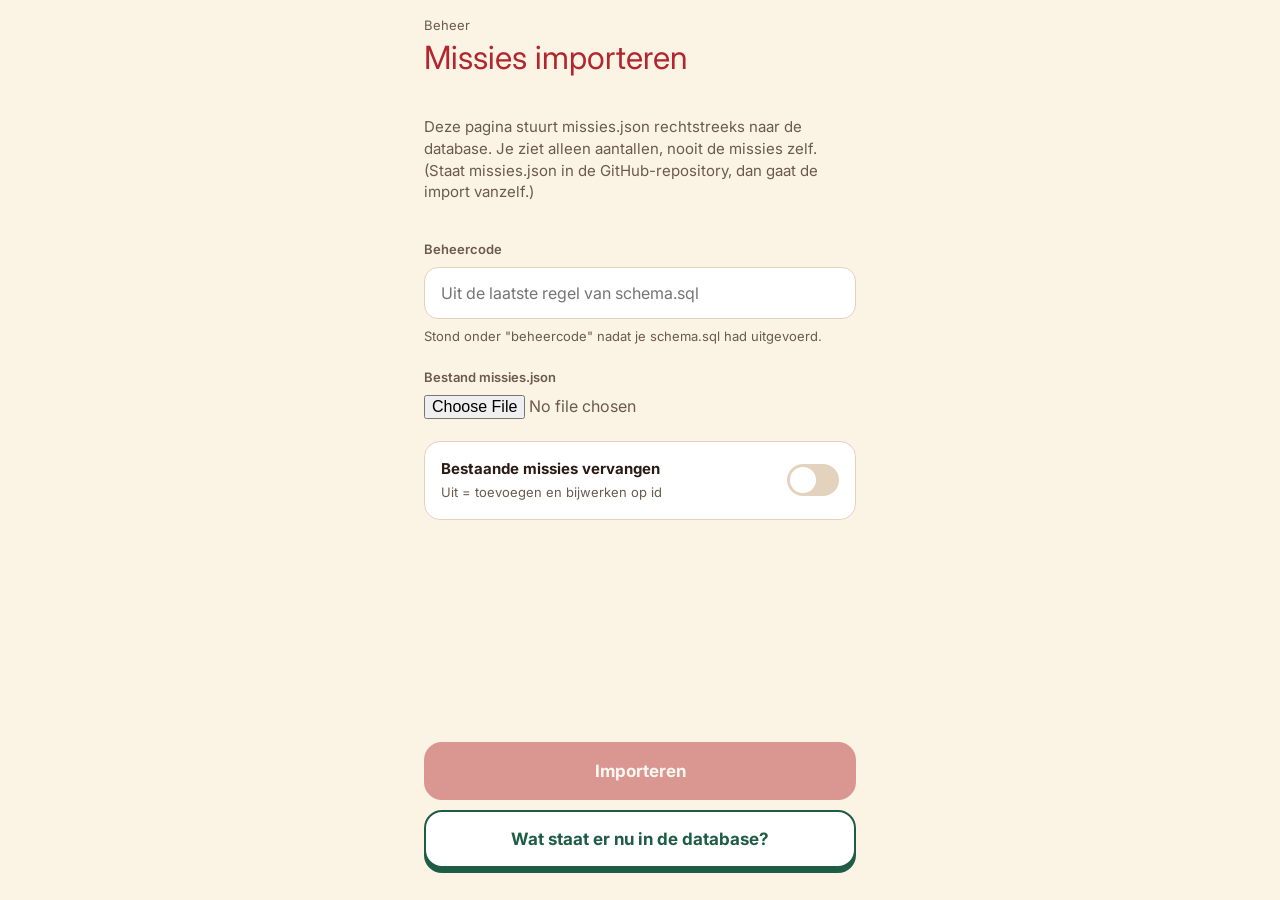
<file: beheer.html>
<!doctype html>
<html lang="nl">
<head>
<meta charset="utf-8">
<meta name="viewport" content="width=device-width, initial-scale=1">
<meta name="robots" content="noindex">
<title>Betrapt! – beheer</title>
<link rel="icon" href="icons/logo-v4.svg" type="image/svg+xml">
<link rel="icon" href="icons/logo-v4-32.png" type="image/png" sizes="32x32">
<link href="https://fonts.googleapis.com/css2?family=Inter:wght@400;500;600;700&display=swap" rel="stylesheet">
<link rel="stylesheet" href="app.css">
<style>
  .card { background:#fff; border:1.5px solid var(--rand); border-radius:18px; padding:16px; }
  .topbar { padding:16px 24px 4px } .topbar h1 { margin:0; font-family:var(--serif); font-weight:400; font-size:32px; color:var(--kerstrood) } .topbar .sub { display:block; font-family:Inter,sans-serif; font-size:13px; color:var(--ink2) }
  .stat { display: flex; justify-content: space-between; padding: 8px 0; border-bottom: 1px solid var(--line); font-size: 15px; }
  .stat span:last-child { font-weight: 600; font-variant-numeric: tabular-nums; }
  .ok { color: var(--den); } .warn { color: var(--kerstrood); }
  input[type=file] { color: var(--ink2); }
  .stat { border-color: var(--rand2) !important; }
</style>
</head>
<body class="licht-bg">
<main class="screen licht">
  <div class="topbar" style="padding:16px 24px 4px"><h1><span class="sub">Beheer</span>Missies importeren</h1></div>
  <div class="body">
    <p class="hint" style="font-size:15px">Deze pagina stuurt missies.json rechtstreeks naar de database. Je ziet alleen aantallen, nooit de missies zelf. (Staat missies.json in de GitHub-repository, dan gaat de import vanzelf.)</p>
    <div class="field"><label class="label" for="token">Beheercode</label>
      <input class="input" id="token" type="password" autocomplete="off" placeholder="Uit de laatste regel van schema.sql">
      <span class="hint">Stond onder "beheercode" nadat je schema.sql had uitgevoerd.</span></div>
    <div class="field"><label class="label" for="bestand">Bestand missies.json</label>
      <input id="bestand" type="file" accept=".json,application/json,text/plain"></div>
    <div class="toggle-row"><div><b>Bestaande missies vervangen</b><span>Uit = toevoegen en bijwerken op id</span></div>
      <button class="toggle" id="vervang" aria-pressed="false" aria-label="Bestaande missies vervangen"></button></div>
    <div id="controle" class="card" hidden></div>
    <p id="fout" class="error" role="alert"></p>
    <div id="resultaat" class="card" hidden></div>
  </div>
  <div class="foot">
    <button class="btn rood" id="import" disabled>Importeren</button>
    <button class="btn groen-rand" id="overzicht">Wat staat er nu in de database?</button>
  </div>
</main>
<script src="config.js"></script>
<script type="module">
const CFG = window.TAFELAGENT_CONFIG || {};
const $ = (id) => document.getElementById(id);
let sb, missies = null, woorden = null;

const ALIAS = { text: 'tekst', mission: 'tekst', missie: 'tekst', explanation: 'uitleg', category: 'categorie', family: 'familie',
  difficulty: 'moeilijkheid', theme: 'thema', target: 'doelwit', requires: 'vereist', age: 'leeftijd', words: 'woorden' };

function b64(s) {
  try { const bin = atob(s.replace(/\s+/g, '')); return new TextDecoder('utf-8', { fatal: true }).decode(Uint8Array.from(bin, (c) => c.charCodeAt(0))); }
  catch { return null; }
}
// Een veld dat er gecodeerd uitziet (base64, zonder spaties) wordt gedecodeerd.
function decodeVeld(v) {
  if (typeof v !== 'string') return v;
  const t = v.trim();
  if (t.length >= 8 && !/\s/.test(t) && /^[A-Za-z0-9+/=_-]+$/.test(t) && t.length % 4 === 0) {
    const d = b64(t.replace(/-/g, '+').replace(/_/g, '/'));
    if (d && /\s/.test(d)) return d;
  }
  if (t.startsWith('b64:')) return b64(t.slice(4)) ?? v;
  return v;
}
function lees(tekst) {
  let data;
  try { data = JSON.parse(tekst); }
  catch { const d = b64(tekst.trim()); if (d) data = JSON.parse(d); else throw new Error('Het bestand is geen leesbare JSON (ook niet als base64).'); }
  if (typeof data === 'string') { const d = b64(data); if (d) data = JSON.parse(d); }
  if (data && data.codering === 'xor+base64' && data.data) {
    const b = Uint8Array.from(atob(data.data.replace(/\s+/g, '')), (c) => c.charCodeAt(0));
    const k = new TextEncoder().encode(data.sleutel || '');
    data = JSON.parse(new TextDecoder().decode(b.map((x, i) => x ^ k[i % k.length])));
  }
  let lijst = Array.isArray(data) ? data : data.missies || data.missions || data.items || null;
  let wl = Array.isArray(data) ? null : data.woordenlijsten || data.woorden || data.words || data.woordenlijst || null;
  if (!Array.isArray(lijst)) throw new Error('Geen lijst met missies gevonden in het bestand.');
  lijst = lijst.map((m) => {
    const o = {};
    for (const [k, v] of Object.entries(m || {})) o[ALIAS[k.toLowerCase()] || k.toLowerCase()] = decodeVeld(v);
    return o;
  });
  if (Array.isArray(wl)) wl = wl.map((w) => decodeVeld(String(w)));
  else if (wl && typeof wl === 'object') { const o = {}; for (const [k, v] of Object.entries(wl)) o[k] = Array.isArray(v) ? v.map((w) => decodeVeld(String(w))) : []; wl = o; }
  return { lijst, wl };
}
function telling(lijst, veld) {
  const t = {};
  lijst.forEach((m) => { const k = String(m[veld] ?? '(leeg)').toLowerCase(); t[k] = (t[k] || 0) + 1; });
  return Object.entries(t).sort().map(([k, n]) => `${k} ${n}`).join(' · ');
}
const rij = (a, b, cls = '') => `<div class="stat"><span>${a}</span><span class="${cls}">${b}</span></div>`;
const esc = (s) => String(s).replace(/[&<>"]/g, (c) => ({ '&': '&amp;', '<': '&lt;', '>': '&gt;', '"': '&quot;' }[c]));

$('bestand').addEventListener('change', async () => {
  $('fout').textContent = ''; $('controle').hidden = true; missies = null; $('import').disabled = true;
  const f = $('bestand').files[0]; if (!f) return;
  try {
    const { lijst, wl } = lees(await f.text());
    missies = lijst; woorden = wl;
    const zonderTekst = lijst.filter((m) => !m.tekst || !String(m.tekst).trim()).length;
    const gecodeerd = lijst.filter((m) => m.tekst && !/\s/.test(String(m.tekst).trim())).length;
    const ids = lijst.map((m) => m.id).filter(Boolean);
    const dubbel = ids.length - new Set(ids).size;
    const woordNodig = lijst.filter((m) => String(m.tekst || '').includes('{woord}')).length;
    $('controle').innerHTML = `<b>Controle (zonder inhoud)</b>` +
      rij('Missies in bestand', lijst.length) +
      rij('Per thema', esc(telling(lijst, 'thema'))) +
      rij('Per categorie', esc(telling(lijst, 'categorie'))) +
      rij('Per moeilijkheid', esc(telling(lijst, 'moeilijkheid'))) +
      rij('Zonder tekst', zonderTekst, zonderTekst ? 'warn' : 'ok') +
      rij('Lijken nog gecodeerd', gecodeerd, gecodeerd ? 'warn' : 'ok') +
      rij('Dubbele id\'s', dubbel, dubbel ? 'warn' : 'ok') +
      rij('Met {woord}', woordNodig) +
      rij('Woordenlijst', woorden ? (Array.isArray(woorden) ? woorden.length + ' woorden' : Object.entries(woorden).map(([k, v]) => `${k} ${v.length}`).join(' · ')) : 'geen', woordNodig && !woorden ? 'warn' : '');
    $('controle').hidden = false;
    $('import').disabled = !lijst.length;
    if (gecodeerd) $('fout').textContent = 'Een deel van de missies lijkt nog gecodeerd en kon niet worden omgezet. Vraag de missie-chat om het formaat (zonder de inhoud te laten zien).';
    if (woordNodig && !woorden) $('fout').textContent = 'Er zijn missies met {woord}, maar geen woordenlijst. Die missies worden niet uitgedeeld tot er een woordenlijst is.';
  } catch (e) { $('fout').textContent = e.message; }
});

$('vervang').addEventListener('click', () => { const b = $('vervang'); b.setAttribute('aria-pressed', b.getAttribute('aria-pressed') === 'true' ? 'false' : 'true'); });

function toonOverzicht(o, titel) {
  const fmt = (x) => Object.entries(x || {}).map(([k, n]) => `${k} ${n}`).join(' · ') || '–';
  $('resultaat').innerHTML = `<b>${titel}</b>` + rij('Missies in database', o.totaal) + rij('Per thema', esc(fmt(o.per_thema))) +
    rij('Per categorie', esc(fmt(o.per_categorie))) + rij('Per moeilijkheid', esc(fmt(o.per_moeilijkheid))) +
    rij('Per leeftijd', esc(fmt(o.per_leeftijd))) + rij('Met doelwit', o.met_doelwit) + rij('Met {woord}', o.met_woord) +
    rij('Families', o.families) + rij('Woorden', o.woorden);
  $('resultaat').hidden = false;
}

async function verbind() {
  if (sb) return;
  const { createClient } = window.__supabaseMock || await import('https://cdn.jsdelivr.net/npm/@supabase/supabase-js@2.45.4/+esm');
  sb = createClient(CFG.supabaseUrl, CFG.supabaseAnonKey, { auth: { persistSession: true, storageKey: 'ta.auth' } });
  const { data } = await sb.auth.getSession();
  if (!data.session) { const r = await sb.auth.signInAnonymously(); if (r.error) throw r.error; }
}
function foutBericht(e) { return String(e.message || e).includes('token_fout') ? 'Verkeerde beheercode.' : 'Mislukt: ' + (e.message || e); }

$('import').addEventListener('click', async () => {
  $('fout').textContent = ''; $('import').disabled = true; $('import').textContent = 'Bezig…';
  try {
    await verbind();
    const { data, error } = await sb.rpc('beheer_import', { p_token: $('token').value.trim(), p_missies: missies,
      p_woorden: woorden, p_vervangen: $('vervang').getAttribute('aria-pressed') === 'true' });
    if (error) throw error;
    toonOverzicht(data.overzicht, `${data.geimporteerd} missies geïmporteerd`);
    if (data.fouten.length) $('fout').textContent = `${data.fouten.length} missies overgeslagen: ` + data.fouten.map((f) => `nr ${f.nummer}${f.id ? ' (' + esc(f.id) + ')' : ''}: ${esc(f.reden)}`).join('; ');
    missies = null; $('bestand').value = ''; $('controle').hidden = true;
  } catch (e) { $('fout').textContent = foutBericht(e); $('import').disabled = false; }
  $('import').textContent = 'Importeren';
});
$('overzicht').addEventListener('click', async () => {
  $('fout').textContent = '';
  try {
    await verbind();
    const { data, error } = await sb.rpc('beheer_overzicht', { p_token: $('token').value.trim() });
    if (error) throw error;
    toonOverzicht(data, 'Nu in de database');
  } catch (e) { $('fout').textContent = foutBericht(e); }
});
</script>
</body>
</html>
</file>
<file: app.css>
/* Betrapt! – stijl volgens het schermontwerp, versie 'speelser' (9 nov 2026)
   Feestelijk begin en einde (crème/kerstrood/goud), discreet donker midden. */
:root {
  /* spel (donker) */
  --bg: #111316; --s1: #1A1D21; --s2: #22262B; --s3: #1E2125; --line: #2C3137; --line2: #3A4047;
  --text: #ECE9E3; --muted: #A1A7AE; --faint: #80868E;
  --goud: #D4B26A; --goud-h: #E6C989; --op-goud: #1A1508; --goud-tint: #2A2418;
  --rood-t: #E3867B; --toegeven: #C25247; --rood-rand: #5A3532;
  --good: #7FB7A4; --bad: #E3867B;
  /* start (licht) */
  --creme: #FBF3E4; --creme2: #F1E4CF; --kerstrood: #B3262E; --kerstrood-d: #8E1C23; --den: #1F5C45;
  --feestgoud: #E9C774; --feestrood: #5E1519; --ink: #2A1A14; --ink2: #6B5A4E; --rand: #E3D3BE; --rand2: #EFE2CD; --donkerrood: #3A0C0F;
  --serif: 'Bricolage Grotesque', Inter, system-ui, sans-serif; --typ: 'Special Elite', 'Courier New', monospace; --stempel: 'Black Ops One', Impact, sans-serif;
  color-scheme: dark;
}
* { box-sizing: border-box; }
html, body { margin: 0; background: var(--bg); color: var(--text); }
body {
  font-family: Inter, system-ui, -apple-system, 'Segoe UI', sans-serif; font-size: 16px; line-height: 1.45;
  -webkit-font-smoothing: antialiased; -webkit-tap-highlight-color: transparent; overscroll-behavior-y: contain;
  /* geen tekstselectie, geen Chrome-zoekbalk of lang-indrukken-menu */
  -webkit-user-select: none; user-select: none; -webkit-touch-callout: none; touch-action: manipulation;
}
input, textarea { -webkit-user-select: text; user-select: text; -webkit-touch-callout: default; }
img, svg { -webkit-user-drag: none; }
button, input { font: inherit; color: inherit; }
button { cursor: pointer; }
a { color: inherit; }
[hidden] { display: none !important; }
body.licht-bg { background: var(--creme); }
body.feest-bg { background: var(--feestrood); }

#app { min-height: 100dvh; }
.screen { min-height: 100dvh; max-width: 480px; margin: 0 auto; display: flex; flex-direction: column;
  padding-top: env(safe-area-inset-top); padding-bottom: env(safe-area-inset-bottom); }
.screen.licht { background: var(--creme); color: var(--ink); color-scheme: light; }
.body { flex-grow: 1; display: flex; flex-direction: column; gap: 22px; padding: 16px 24px; }
.foot { padding: 12px 24px 32px; display: flex; flex-direction: column; gap: 10px; }
.foot-note { text-align: center; font-size: 13px; color: var(--faint); margin: 0; }
.licht .foot-note { color: var(--ink2); }
.stippen { background-image: radial-gradient(rgba(233,199,116,0.22) 1.5px, transparent 1.6px); background-size: 22px 22px; }

/* knoppen */
.iconbtn { width: 44px; height: 44px; flex-shrink: 0; display: inline-flex; align-items: center; justify-content: center;
  border-radius: 22px; border: 0; background: transparent; color: var(--muted); }
.iconbtn svg { width: 22px; height: 22px; }
.licht .iconbtn { color: var(--ink); }
.btn { height: 58px; width: 100%; display: flex; align-items: center; justify-content: center; gap: 10px; padding: 0 20px;
  border-radius: 18px; border: 2px solid var(--line2); background: transparent; color: var(--text); font-size: 17px; font-weight: 700; text-decoration: none; }
.btn svg { width: 20px; height: 20px; }
.btn.goud { background: var(--goud); border-color: var(--goud); color: var(--op-goud); }
.btn.rood { background: var(--kerstrood); border-color: var(--kerstrood); color: #fff; }
.btn.groen-rand { border-color: var(--den); color: var(--den); }
.btn.licht-rand { border-color: var(--rand); color: var(--ink); background: #fff; }
.btn.toegeven { background: var(--toegeven); border-color: var(--toegeven); color: #fff; }
.btn.licht-knop { background: var(--text); border-color: var(--text); color: var(--bg); }
.btn.fk { background: var(--feestgoud); border-color: var(--feestgoud); color: var(--donkerrood); }
.btn.fk-rand { border-color: rgba(251,243,228,.5); color: var(--creme); }
.btn.klein { height: 46px; font-size: 15px; border-radius: 14px; }
.btn.ghost { border-color: transparent; color: var(--muted); }
.licht .btn.ghost { color: var(--ink2); }
.btn:disabled { opacity: .45; cursor: default; }
.pill { height: 40px; padding: 0 14px; border-radius: 20px; flex-shrink: 0; font-size: 14px; font-weight: 700; display: inline-flex; align-items: center; gap: 6px; border: 1.5px solid var(--rood-rand); background: transparent; color: var(--rood-t); }
.pill.meedoen { border-color: var(--goud); background: var(--goud); color: var(--op-goud); }
.pill:disabled { opacity: .4; }
.chip-score { padding: 6px 12px; border-radius: 999px; background: var(--s1); font-size: 13px; color: var(--muted); font-variant-numeric: tabular-nums; }

/* licht formulier */
.kop-terug { display: flex; align-items: center; padding: 12px 12px 0; }
.titel-serif { margin: 0; font-family: var(--serif); font-weight: 400; font-size: 36px; line-height: 1.1; }
.field { display: flex; flex-direction: column; gap: 8px; }
.label { font-size: 13px; font-weight: 600; color: var(--ink2); }
.hint { font-size: 13px; color: var(--ink2); }
.input { height: 52px; width: 100%; padding: 0 16px; border-radius: 14px; border: 1.5px solid var(--rand); background: #fff; color: var(--ink); font-size: 16px; }
.input:focus, .codebox:focus { outline: none; border-color: var(--kerstrood); border-width: 2.5px; }
.tegels { display: grid; grid-template-columns: 1fr 1fr; gap: 10px; }
.tegel { height: 72px; border-radius: 16px; border: 1.5px solid var(--rand); background: #fff; color: var(--ink); font-size: 16px; font-weight: 600;
  display: flex; flex-direction: column; align-items: center; justify-content: center; gap: 4px; }
.tegel[aria-pressed="true"] { border: 2px solid var(--kerstrood); background: var(--kerstrood); color: #fff; font-weight: 700; }
.tegel svg { width: 20px; height: 20px; }
.seg { display: grid; grid-template-columns: repeat(3, 1fr); gap: 4px; padding: 4px; border-radius: 14px; background: var(--creme2); }
.seg button { height: 42px; border: 0; border-radius: 10px; background: transparent; color: var(--ink2); font-size: 14px; font-weight: 500; }
.seg button[aria-pressed="true"] { background: #fff; color: var(--ink); font-weight: 700; }
.chips { display: flex; flex-wrap: wrap; gap: 8px; }
.chip { height: 40px; padding: 0 14px; border-radius: 20px; border: 1.5px solid var(--rand); background: #fff; color: var(--ink); font-size: 14px; }
.chip[aria-pressed="true"] { border-color: var(--den); background: var(--den); color: #fff; font-weight: 600; }
.toggle-row { display: flex; align-items: center; justify-content: space-between; gap: 16px; padding: 16px; border-radius: 16px; background: #fff; border: 1.5px solid var(--rand); }
.toggle-row b { display: block; font-size: 15px; }
.toggle-row span { font-size: 13px; color: var(--ink2); }
.toggle { width: 52px; height: 32px; border: 0; border-radius: 16px; background: var(--rand); padding: 3px; display: flex; flex-shrink: 0; }
.toggle::after { content: ''; width: 26px; height: 26px; border-radius: 13px; background: #fff; }
.toggle[aria-pressed="true"] { background: var(--kerstrood); justify-content: flex-end; }
.codeboxes { display: grid; grid-template-columns: repeat(4, 1fr); gap: 10px; }
.codebox { height: 76px; width: 100%; padding: 0; text-align: center; border-radius: 16px; border: 1.5px solid var(--rand); background: #fff; color: var(--ink); font-size: 34px; font-weight: 700; text-transform: uppercase; }
.error { color: var(--bad); font-size: 14px; margin: 0; }
.licht .error { color: var(--kerstrood); font-weight: 600; }

/* home */
.home-kop { position: relative; overflow: hidden; background-color: var(--kerstrood); border-radius: 0 0 36px 36px; color: var(--creme);
  display: flex; flex-direction: column; padding: calc(16px + env(safe-area-inset-top)) 24px 36px; min-height: 62dvh; }
.home-kop .iconbtn { background: rgba(0,0,0,.18); color: var(--creme); }
.home-hero { flex-grow: 1; display: flex; flex-direction: column; align-items: center; justify-content: center; gap: 18px; text-align: center; }
.home-hero h1 { margin: 4px 0 0; font-family: var(--serif); font-weight: 400; font-size: 46px; line-height: 1.02; letter-spacing: -.3px; }
.home-hero p { margin: 0; font-size: 16px; color: #FBE7DA; max-width: 290px; }
.label-feest { padding: 6px 14px; border-radius: 999px; background: var(--feestgoud); color: var(--donkerrood); font-size: 12px; font-weight: 700; letter-spacing: .6px; text-transform: uppercase; }
.logo { width: 132px; height: 132px; filter: drop-shadow(0 10px 18px rgba(40,6,10,.45)); }
.home-acties { flex-grow: 1; display: flex; flex-direction: column; justify-content: flex-end; gap: 12px; padding: 24px 24px 32px; }

/* lobby */
.lobby-kaart { position: relative; overflow: hidden; margin: 16px 16px 0; padding: 22px; border-radius: 28px; background-color: var(--kerstrood); color: var(--creme); display: flex; flex-direction: column; gap: 16px; }
.lobby-kaart .naam-avond { font-family: var(--serif); font-size: 24px; }
.badge-host { padding: 4px 10px; border-radius: 999px; background: var(--feestgoud); color: var(--donkerrood); font-size: 12px; font-weight: 700; }
.qr { width: 116px; height: 116px; flex-shrink: 0; border-radius: 14px; overflow: hidden; background: #fff; }
.qr svg { width: 100%; height: 100%; display: block; }
.bigcode { font-size: 46px; font-weight: 800; letter-spacing: 6px; line-height: 1; }
.sectie { display: flex; align-items: baseline; justify-content: space-between; padding: 22px 24px 8px; }
.sectie h2 { margin: 0; font-family: var(--serif); font-weight: 400; font-size: 24px; color: var(--den); }
.sectie span { font-size: 14px; font-weight: 600; color: var(--ink2); }
.raster { display: grid; grid-template-columns: 1fr 1fr; align-content: start; gap: 8px; padding: 0 16px; }
.speler-kaart { height: 56px; display: flex; align-items: center; gap: 10px; padding: 0 8px 0 12px; border-radius: 16px; background: #fff; border: 1.5px solid var(--rand2); min-width: 0; }
.speler-kaart .naam { flex-grow: 1; min-width: 0; font-size: 15px; font-weight: 600; white-space: nowrap; overflow: hidden; text-overflow: ellipsis; }
.speler-kaart.leeg { border-style: dashed; border-color: #D9C6AA; background: transparent; color: var(--ink2); font-size: 14px; }
.speler-kaart .iconbtn { width: 32px; height: 32px; color: var(--ink2); }
.ini { width: 34px; height: 34px; flex-shrink: 0; border-radius: 17px; display: flex; align-items: center; justify-content: center; font-size: 14px; font-weight: 700; }
.nieuw { padding: 2px 8px; border-radius: 999px; background: #F7E7BE; color: #6A4A0A; font-size: 11px; font-weight: 700; flex-shrink: 0; }
.banner { margin: 10px 16px 0; padding: 12px 14px; border-radius: 14px; background: var(--goud-tint); border: 1px solid #4A3F28; color: var(--text); font-size: 14px; display: flex; gap: 10px; align-items: center; }
.licht .banner { background: #fff; border-color: var(--rand); color: var(--ink); }
.banner p { margin: 0; flex-grow: 1; }
.banner .pill { height: 34px; border-color: var(--goud); color: var(--goud); }
.licht .banner .pill { border-color: var(--kerstrood); color: var(--kerstrood); }

/* uitleg-slides */
.uitleg-slide { padding: 16px 20px 28px; }
.stapjes { display: flex; gap: 6px; }
.stapjes i { width: 6px; height: 6px; border-radius: 3px; background: #D9C6AA; }
.stapjes i.aan { width: 24px; background: var(--kerstrood); }
.kicker { font-size: 12px; font-weight: 700; letter-spacing: 1px; text-transform: uppercase; color: var(--kerstrood); }
.mock { margin-top: 16px; display: flex; flex-direction: column; gap: 10px; padding: 14px; border-radius: 20px; background: var(--bg); color: var(--text); }
.mock .vak { position: relative; display: flex; flex-direction: column; gap: 10px; padding: 14px; border-radius: 14px; background: var(--s1); border: 1px solid var(--s2); }
.mock .balk { display: block; height: 9px; border-radius: 5px; background: var(--line); }
.mock .knopjes { display: grid; grid-template-columns: repeat(3, 1fr); gap: 6px; }
.mock .knopjes span { position: relative; height: 40px; border-radius: 10px; background: var(--s2); display: flex; align-items: center; justify-content: center; font-size: 12px; font-weight: 600; }
.nr { width: 24px; height: 24px; flex-shrink: 0; border-radius: 12px; background: var(--feestgoud); color: var(--donkerrood); font-size: 13px; font-weight: 800; display: flex; align-items: center; justify-content: center; }
.mock .nr { position: absolute; right: -6px; top: -8px; width: 22px; height: 22px; font-size: 12px; }
.punten-lijst { list-style: none; margin: 18px 0 0; padding: 0; display: flex; flex-direction: column; gap: 14px; }
.punten-lijst li { display: flex; gap: 12px; font-size: 15px; line-height: 1.45; }
.ptabel { margin-top: 16px; border-radius: 18px; background: #fff; border: 1.5px solid var(--rand2); overflow: hidden; }
.ptabel div { display: flex; justify-content: space-between; gap: 12px; padding: 11px 16px; font-size: 14px; border-bottom: 1px solid var(--rand2); }
.ptabel div:last-child { border-bottom: 0; }
.ptabel b { white-space: nowrap; }
.eindblok { margin-top: 14px; padding: 16px; border-radius: 18px; background: var(--kerstrood); color: var(--creme); font-size: 14px; display: flex; flex-direction: column; gap: 8px; }
.eindblok b { color: var(--feestgoud); }

/* envelop */
.envelop-scherm { position: relative; overflow: hidden; min-height: 100dvh; background: var(--kerstrood); transition: background-color .9s ease; color: var(--creme);
  display: flex; flex-direction: column; align-items: center; padding: calc(56px + env(safe-area-inset-top)) 24px calc(32px + env(safe-area-inset-bottom)); }
.envelop-scherm .stippen-laag { position: absolute; inset: 0; transition: opacity .9s ease; }
.envelop-scherm.donker { background: var(--bg); }
.envelop-scherm.donker .stippen-laag { opacity: 0; }
.env-tekst { position: relative; display: flex; flex-direction: column; align-items: center; gap: 10px; text-align: center; min-height: 150px; }
.env-tekst .k { font-size: 13px; font-weight: 600; letter-spacing: 1px; text-transform: uppercase; color: var(--feestgoud); }
.donker .env-tekst .k { color: var(--faint); }
.env-tekst h1 { margin: 0; font-family: var(--serif); font-weight: 400; font-size: 38px; line-height: 1.1; }
.env-tekst p { margin: 0; font-size: 15px; color: #FBE7DA; max-width: 300px; }
.donker .env-tekst p { color: var(--muted); }
.env { position: relative; width: 260px; height: 300px; margin-top: 36px; perspective: 900px; }
.env > * { position: absolute; left: 0; top: 110px; }
.env .brief { left: 24px; top: 118px; width: 212px; height: 160px; z-index: 0; padding: 20px 22px; border-radius: 6px; background: linear-gradient(135deg, #fff, #ECE6DB); box-shadow: 0 6px 14px rgba(0,0,0,.25);
  display: flex; flex-direction: column; gap: 10px; transition: transform .9s cubic-bezier(.2,.8,.2,1) .35s; }
.env .brief b { font-size: 11px; letter-spacing: 1.4px; text-transform: uppercase; color: #8A2A2E; }
.env .brief i { display: block; height: 5px; border-radius: 3px; background: rgba(35,38,58,.45); }
.env .klep { width: 260px; height: 104px; z-index: 4; transform-origin: 50% 0; transition: transform .7s cubic-bezier(.4,0,.2,1) .12s; }
.env .dicht-laag { z-index: 5; transition: opacity .3s; }
.env .zegel { left: 104px; top: 186px; z-index: 7; display: flex; transition: opacity .5s ease .15s; }
.env .zegel span { display: block; width: 26px; height: 52px; transition: transform .6s cubic-bezier(.3,.7,.4,1); box-shadow: 0 3px 6px rgba(0,0,0,.3); }
.env .zegel span:first-child { border-radius: 26px 0 0 26px; background: radial-gradient(circle at 80% 30%, #C4524C, #7A2326 75%); }
.env .zegel span:last-child { border-radius: 0 26px 26px 0; background: radial-gradient(circle at 0% 30%, #C4524C, #7A2326 75%); }
.env .puls { left: 94px; top: 176px; z-index: 6; width: 72px; height: 72px; border-radius: 36px; border: 2px solid rgba(233,199,116,.9); animation: zegelpuls 1.6s ease-out infinite; }
.env .tik { left: 98px; top: 180px; z-index: 8; width: 64px; height: 64px; border: 0; border-radius: 32px; background: transparent; }
.env.open .klep { transform: rotateX(180deg); z-index: 1; }
.env.open .brief { transform: translateY(-112px); z-index: 2; }
.env.open .dicht-laag, .env.open .zegel, .env.open .puls { opacity: 0; }
.env.open .zegel span:first-child { transform: translate(-56px, 70px) rotate(-50deg); }
.env.open .zegel span:last-child { transform: translate(56px, 70px) rotate(50deg); }
@keyframes zegelpuls { 0% { transform: scale(.85); opacity: .9; } 100% { transform: scale(1.6); opacity: 0; } }

/* spel: kop, missie */
.spelkop { display: flex; align-items: center; justify-content: space-between; padding: 16px 12px 8px 24px; }
.spelkop .t { display: flex; flex-direction: column; gap: 2px; min-width: 0; }
.spelkop .t b { font-size: 15px; font-weight: 600; white-space: nowrap; overflow: hidden; text-overflow: ellipsis; }
.spelkop .t span { font-size: 13px; color: var(--faint); }
.spelkop .r { display: flex; align-items: center; gap: 4px; }
.missie-wrap { flex-grow: 1; display: flex; flex-direction: column; gap: 14px; padding: 16px 24px; }
.missie-kaart { flex-grow: 1; min-height: 320px; border-radius: 24px; background: var(--s1); border: 1px solid var(--s2); position: relative; overflow: hidden;
  display: flex; flex-direction: column; padding: 24px; touch-action: none; }
.missie-kaart:focus-visible { outline: 2px solid var(--goud); outline-offset: 2px; }
.mk-dicht { flex-grow: 1; display: flex; flex-direction: column; gap: 14px; }
.mk-dicht .lbl { font-size: 13px; font-weight: 500; color: var(--faint); }
.mk-dicht .balk { display: block; height: 12px; border-radius: 6px; background: var(--line); }
.mk-dicht .hold { margin-top: auto; display: flex; align-items: center; gap: 10px; font-size: 15px; color: var(--muted); }
.mk-dicht .hold svg { width: 22px; height: 22px; }
.mk-open { display: none; flex-grow: 1; flex-direction: column; justify-content: space-between; gap: 16px; }
.missie-kaart.toon { background: var(--s3); border-color: var(--line2); }
.missie-kaart.toon .mk-dicht { display: none; }
.missie-kaart.toon .mk-open { display: flex; }
.mk-open .boven { display: flex; align-items: center; justify-content: space-between; font-size: 13px; color: var(--muted); }
.mk-open .boven span:last-child { padding: 4px 10px; border-radius: 999px; background: var(--goud-tint); font-size: 12px; font-weight: 600; color: var(--goud); }
.missie-tekst { margin: 0; font-size: 24px; line-height: 1.35; font-weight: 600; }
.missie-uitleg { margin: 0; font-size: 14px; color: var(--muted); }
.timer5 { height: 4px; border-radius: 2px; background: var(--line); overflow: hidden; }
.timer5 i { display: block; height: 4px; width: 100%; background: var(--muted); }
.missie-kaart.toon .timer5 i { animation: leeg 5s linear forwards; }
@keyframes leeg { to { width: 0; } }
.mk-open .voet { font-size: 13px; color: var(--faint); display: flex; flex-direction: column; gap: 10px; }
.status-regel { display: flex; justify-content: space-between; padding: 0 4px; font-size: 13px; color: var(--faint); }
.acties3 { display: grid; grid-template-columns: repeat(3, 1fr); gap: 8px; }
.act { height: 64px; border-radius: 16px; border: 0; background: var(--s2); color: var(--text); display: flex; flex-direction: column; align-items: center; justify-content: center; gap: 4px; font-size: 13px; font-weight: 600; }
.act svg { width: 20px; height: 20px; }
.act.rood { color: var(--rood-t); }
.act.goud { background: var(--goud); color: var(--op-goud); }
.act:disabled { opacity: .4; }
.toon-dim .acties3, .toon-dim .status-regel { opacity: .4; }

/* voltooid */
.voltooid-kaart { padding: 22px; border-radius: 24px; background: #201D17; border: 1px solid #4A3F28; display: flex; flex-direction: column; gap: 10px; }
.voltooid-kaart .vink { width: 44px; height: 44px; border-radius: 22px; background: var(--goud); color: var(--op-goud); display: flex; align-items: center; justify-content: center; }
.voltooid-kaart h2 { margin: 0; font-size: 22px; font-weight: 700; }
.voltooid-kaart .sub { font-size: 14px; color: var(--muted); }
.voltooid-kaart p { margin: 0; font-size: 14px; color: #C9CCD0; }
.mini-scores { display: grid; grid-template-columns: repeat(3, 1fr); gap: 8px; }
.mini-scores div { padding: 12px; border-radius: 14px; background: var(--s1); display: flex; flex-direction: column; align-items: center; gap: 2px; }
.mini-scores b { font-size: 20px; font-variant-numeric: tabular-nums; }
.mini-scores span { font-size: 12px; color: var(--faint); }

/* tabbalk */
.tabbalk { display: grid; grid-template-columns: 1fr 1fr; border-top: 1px solid var(--s2); background: var(--bg); position: sticky; bottom: 0; padding-bottom: env(safe-area-inset-bottom); }
.tabbalk button { height: 64px; border: 0; background: transparent; color: var(--faint); font-size: 12px; font-weight: 600; display: flex; flex-direction: column; align-items: center; justify-content: center; gap: 4px; }
.tabbalk button svg { width: 22px; height: 22px; }
.tabbalk button[aria-selected="true"] { color: var(--text); }

/* spelers */
.spelers-kop { padding: 16px 12px 4px 24px; display: flex; align-items: center; justify-content: space-between; }
.spelers-kop h1 { margin: 0; font-size: 22px; font-weight: 700; }
.spelers-kop span.s { display: block; font-size: 13px; color: var(--faint); font-weight: 400; }
.lijst { display: flex; flex-direction: column; gap: 6px; padding: 8px 16px; }
.rij { min-height: 64px; display: flex; align-items: center; gap: 12px; padding: 8px 8px 8px 12px; border-radius: 16px; background: var(--s1); }
.rij .ini { background: var(--s2); color: var(--muted); }
.rij .naam { flex-grow: 1; min-width: 0; display: flex; flex-direction: column; }
.rij .naam b { font-size: 16px; font-weight: 600; white-space: nowrap; overflow: hidden; text-overflow: ellipsis; }
.rij .naam span { font-size: 12px; color: var(--faint); }
.rij.grijs { opacity: .5; }
.rij .jedoetmee { font-size: 13px; color: var(--goud); font-weight: 600; padding-right: 6px; }
.rij .iconbtn { width: 36px; height: 36px; }
.besch-kaart { margin: 8px 16px 0; padding: 14px 16px; border-radius: 16px; background: #201D17; border: 1px solid #4A3F28; display: flex; align-items: center; gap: 12px; }
.besch-kaart .t { flex-grow: 1; min-width: 0; display: flex; flex-direction: column; }
.besch-kaart .t b { font-size: 15px; }
.besch-kaart .t span { font-size: 12px; color: var(--muted); }

/* ring */
.ring { position: relative; flex-shrink: 0; }
.ring svg { width: 100%; height: 100%; transform: rotate(-90deg); display: block; }
.ring b { position: absolute; inset: 0; display: flex; align-items: center; justify-content: center; font-variant-numeric: tabular-nums; font-weight: 700; }

/* bottom sheet */
.scrim { position: fixed; inset: 0; background: rgba(5,6,8,.72); z-index: 20; display: flex; align-items: flex-end; justify-content: center; }
.scrim.anim { animation: fade .15s; }
.scrim.anim .sheet { animation: up .22s ease-out; }
.sheet { width: 100%; max-width: 480px; background: var(--s3); border-radius: 28px 28px 0 0; padding: 12px 24px calc(24px + env(safe-area-inset-bottom)); display: flex; flex-direction: column; gap: 14px; max-height: 92dvh; overflow: auto; color: var(--text); }
.sheet::before { content: ''; width: 40px; height: 4px; border-radius: 2px; background: var(--line2); align-self: center; }
.sheet h2 { margin: 0; font-size: 22px; font-weight: 700; }
.sheet p { margin: 0; color: var(--muted); font-size: 14px; }
.sheet .k { font-size: 12px; font-weight: 700; letter-spacing: 1px; text-transform: uppercase; color: var(--goud); }
.naam-chips { display: flex; flex-wrap: wrap; gap: 6px; }
.naam-chips span { padding: 6px 12px; border-radius: 999px; background: var(--s2); font-size: 13px; }
.naam-chips span.eerste { background: var(--goud-tint); color: var(--goud); font-weight: 600; }
.twee { display: grid; grid-template-columns: 1fr 1fr; gap: 10px; }
.pick { height: 48px; border-radius: 14px; border: 1px solid var(--line2); background: transparent; color: var(--text); font-size: 15px; font-weight: 600; }
.pick[aria-pressed="true"] { border-color: var(--goud); background: var(--goud-tint); }
.picks { display: grid; grid-template-columns: 1fr 1fr; gap: 8px; }
.mee-rij { display: flex; justify-content: space-between; padding: 10px 0; border-bottom: 1px solid var(--s2); font-size: 15px; }
.mee-rij span:last-child { color: var(--muted); font-variant-numeric: tabular-nums; }
@keyframes up { from { transform: translateY(40px); opacity: 0; } }
@keyframes fade { from { opacity: 0; } }

/* beschuldigde (volledig scherm) */
.accused { position: fixed; inset: 0; z-index: 30; background: var(--bg); display: flex; flex-direction: column; }
.accused.anim { animation: fade .2s; }
.accused .inner { max-width: 480px; width: 100%; margin: 0 auto; flex-grow: 1; display: flex; flex-direction: column; align-items: center; text-align: center;
  padding: calc(40px + env(safe-area-inset-top)) 24px calc(28px + env(safe-area-inset-bottom)); gap: 10px; }
.accused .k { font-size: 13px; font-weight: 700; letter-spacing: 1px; text-transform: uppercase; color: var(--rood-t); }
.accused h2 { margin: 0; font-size: 26px; font-weight: 700; }
.accused .door { font-size: 16px; color: var(--muted); }
.accused .vraag { font-size: 20px; font-weight: 700; margin: 0; }
.accused p { margin: 0; color: var(--muted); font-size: 15px; max-width: 320px; }
.accused .groei { flex-grow: 1; }
.check-missie { width: 100%; min-height: 56px; border-radius: 16px; border: 1px solid var(--line2); background: var(--s1); color: var(--muted); display: flex; align-items: center; justify-content: center; gap: 10px; padding: 12px 16px; font-size: 15px; font-weight: 600; touch-action: none; }
.check-missie .tekst { display: none; color: var(--text); font-weight: 600; text-align: left; }
.check-missie.toon .tekst { display: block; }
.check-missie.toon .label { display: none; }
.accused .twee { width: 100%; }

/* uitslag-kaart */
.uitslag { position: fixed; inset: 0; z-index: 35; background: rgba(5,6,8,.72); display: flex; align-items: center; justify-content: center; padding: 24px; }
.uitslag.anim { animation: fade .2s; }
.uitslag .kaart { width: 100%; max-width: 400px; background: var(--s1); border: 1px solid var(--line2); border-radius: 24px; padding: 24px; display: flex; flex-direction: column; gap: 12px; }
.uitslag .ico { width: 52px; height: 52px; border-radius: 26px; display: flex; align-items: center; justify-content: center; }
.uitslag .ico.good { background: #1C2A25; color: var(--good); }
.uitslag .ico.bad { background: #2E1E1A; color: var(--rood-t); }
.uitslag h2 { margin: 0; font-size: 22px; }
.uitslag .sub { color: var(--muted); font-size: 14px; }
.uitslag .r { display: flex; justify-content: space-between; padding: 8px 0; border-bottom: 1px solid var(--s2); font-size: 15px; }
.uitslag .r span:last-child { font-weight: 700; font-variant-numeric: tabular-nums; }
.uitslag .noot { text-align: center; font-size: 12px; color: var(--faint); }

/* toasts */
.toasts { position: fixed; left: 0; right: 0; top: calc(12px + env(safe-area-inset-top)); z-index: 40; display: flex; flex-direction: column; align-items: center; gap: 8px; pointer-events: none; padding: 0 16px; }
.toast { pointer-events: auto; max-width: 448px; width: 100%; background: var(--s2); border: 1px solid var(--line2); border-radius: 16px; padding: 14px 16px; font-size: 14px; box-shadow: 0 8px 24px rgba(0,0,0,.4); text-align: left; color: var(--text); }
.toast.anim { animation: up .2s ease-out; }
.toast b { display: block; font-size: 15px; margin-bottom: 2px; }
.toast span { color: var(--muted); }

/* onthulling & scorebord (feest) */
.feest { min-height: 100dvh; background-color: var(--feestrood); color: var(--creme); display: flex; flex-direction: column; color-scheme: dark; }
.feest-top { display: flex; justify-content: space-between; align-items: center; padding: calc(18px + env(safe-area-inset-top)) 24px 0; font-size: 14px; color: #F0D9C9; }
.feest-top b { color: var(--feestgoud); letter-spacing: 1px; text-transform: uppercase; font-size: 13px; }
.feest-main { flex-grow: 1; display: flex; flex-direction: column; justify-content: center; align-items: center; text-align: center; padding: 24px; gap: 18px; width: 100%; max-width: 1180px; margin: 0 auto; }
.feest-main.tik { cursor: pointer; }
.feest .ondertitel { color: var(--feestgoud); font-size: clamp(15px, 2vw, 22px); font-weight: 600; letter-spacing: 1px; text-transform: uppercase; }
.feest .grote-naam { margin: 0; font-family: var(--serif); font-weight: 400; font-size: clamp(64px, 12vw, 160px); line-height: 1; }
.feest .tik-hint { display: inline-flex; align-items: center; gap: 8px; padding: 10px 20px; border-radius: 999px; background: rgba(0,0,0,.2); color: #F0D9C9; font-size: 15px; }
.feest .citaat { margin: 0; font-family: var(--serif); font-weight: 400; font-size: clamp(26px, 4vw, 46px); line-height: 1.2; max-width: 26ch; }
.feest .meta { color: #F0D9C9; font-size: clamp(14px, 1.6vw, 18px); }
.status-badge { display: inline-flex; padding: 8px 16px; border-radius: 999px; font-weight: 700; font-size: clamp(14px, 1.6vw, 18px); }
.status-badge.good { background: var(--feestgoud); color: var(--donkerrood); }
.status-badge.bad { background: var(--creme); color: var(--feestrood); }
.status-badge.meh { background: rgba(0,0,0,.25); color: #F0D9C9; }
.onthul-grid { display: grid; gap: 20px; width: 100%; align-items: center; }
@media (min-width: 900px) { .onthul-grid.met-zij { grid-template-columns: 1.4fr 1fr; text-align: left; } .onthul-grid.met-zij .links { align-items: flex-start; } }
.onthul-grid .links { display: flex; flex-direction: column; align-items: center; gap: 16px; }
.feest-kaart { background: rgba(0,0,0,.22); border: 1px solid rgba(233,199,116,.25); border-radius: 22px; padding: 20px; display: flex; flex-direction: column; gap: 12px; text-align: left; }
.feest-kaart .k { font-size: 12px; font-weight: 700; letter-spacing: 1px; text-transform: uppercase; color: var(--feestgoud); }
.feest-kaart .vraag { font-size: clamp(18px, 2.2vw, 26px); font-weight: 700; margin: 0; }
.feest-kaart p { margin: 0; color: #F0D9C9; font-size: 15px; }
.tellers { display: grid; grid-template-columns: repeat(3, 1fr); gap: 8px; }
.tellers div { padding: 10px; border-radius: 14px; background: rgba(0,0,0,.2); display: flex; flex-direction: column; align-items: center; }
.tellers b { font-size: clamp(22px, 3vw, 34px); font-variant-numeric: tabular-nums; }
.tellers span { font-size: 12px; color: #F0D9C9; }
.feest-voet { display: flex; gap: 12px; padding: 16px 24px calc(24px + env(safe-area-inset-bottom)); max-width: 640px; width: 100%; margin: 0 auto; }
.feest-voet .btn { flex: 1; }
.stem-knoppen { display: grid; grid-template-columns: 1fr 1fr; gap: 12px; }
.stem { height: 110px; border-radius: 22px; border: 2px solid rgba(251,243,228,.35); background: rgba(0,0,0,.18); color: var(--creme); display: flex; flex-direction: column; align-items: center; justify-content: center; gap: 6px; font-size: 18px; font-weight: 700; }
.stem svg { width: 32px; height: 32px; }
.stem[aria-pressed="true"] { background: var(--feestgoud); border-color: var(--feestgoud); color: var(--donkerrood); }
.stem-weet { height: 48px; border-radius: 16px; border: 1.5px solid rgba(251,243,228,.35); background: transparent; color: #F0D9C9; font-size: 15px; font-weight: 600; }
.stem-weet[aria-pressed="true"] { background: var(--creme); color: var(--feestrood); }
.topkaart { margin: 8px 20px 0; padding: 24px; border-radius: 26px; background: var(--feestgoud); color: var(--donkerrood); display: flex; flex-direction: column; align-items: center; gap: 4px; text-align: center; }
.topkaart svg { width: 36px; height: 36px; }
.topkaart .k { font-size: 12px; font-weight: 700; letter-spacing: 1px; text-transform: uppercase; }
.topkaart h2 { margin: 0; font-family: var(--serif); font-weight: 400; font-size: 44px; line-height: 1.05; }
.titels { display: grid; grid-template-columns: 1fr 1fr; gap: 8px; padding: 10px 20px 0; }
.titels div { padding: 14px; border-radius: 18px; background: rgba(0,0,0,.2); display: flex; flex-direction: column; gap: 2px; }
.titels .k { font-size: 11px; font-weight: 700; letter-spacing: .8px; text-transform: uppercase; color: var(--feestgoud); }
.titels b { font-size: 17px; }
.titels span { font-size: 12px; color: #F0D9C9; }
.rang { display: flex; flex-direction: column; gap: 6px; padding: 14px 20px; }
.rang div { display: flex; align-items: center; gap: 12px; padding: 12px 14px; border-radius: 14px; background: rgba(0,0,0,.16); }
.rang .pos { width: 22px; color: #F0D9C9; font-variant-numeric: tabular-nums; }
.rang .n { flex-grow: 1; display: flex; flex-direction: column; }
.rang .n span { font-size: 12px; color: #F0D9C9; }
.rang .pt { font-weight: 800; font-size: 18px; font-variant-numeric: tabular-nums; }
.confetti { position: fixed; inset: 0; pointer-events: none; z-index: 50; overflow: hidden; }
.confetti i { position: absolute; top: -20px; width: 8px; height: 14px; border-radius: 2px; animation: val linear forwards; }
@keyframes val { to { transform: translateY(110vh) rotate(720deg); } }
.feest-main.anim .grote-naam { animation: pop .5s cubic-bezier(.2,1.4,.4,1); }
.feest-main.anim .citaat { animation: rise .6s ease-out; }
.feest-main.anim .status-badge { animation: pop .5s .3s both cubic-bezier(.2,1.4,.4,1); }
@keyframes pop { from { transform: scale(.6); opacity: 0; } }
@keyframes rise { from { transform: translateY(24px); opacity: 0; } }

/* speluitleg (donker) */
.speluitleg { padding: 8px 24px 40px; display: flex; flex-direction: column; gap: 8px; }
.speluitleg h1 { margin: 0 0 4px; font-family: var(--serif); font-weight: 400; font-size: 34px; }
.speluitleg h2 { font-size: 17px; margin: 18px 0 4px; color: var(--goud); }
.speluitleg p, .speluitleg li { color: #C9CCD0; font-size: 15px; }
.speluitleg p { margin: 0; }
.speluitleg ol, .speluitleg ul { margin: 0; padding-left: 20px; display: flex; flex-direction: column; gap: 6px; }
.speluitleg .vb { padding: 14px 16px; border-radius: 14px; background: var(--s1); }
.speluitleg table { border-collapse: collapse; width: 100%; font-size: 14px; }
.speluitleg td { padding: 8px 0; border-bottom: 1px solid var(--line); color: #C9CCD0; }
.speluitleg td:last-child { text-align: right; font-weight: 600; color: var(--text); white-space: nowrap; padding-left: 12px; }

.center-msg { flex-grow: 1; display: flex; flex-direction: column; align-items: center; justify-content: center; text-align: center; gap: 12px; padding: 24px; color: var(--muted); }
.center-msg h2 { margin: 0; color: var(--text); font-size: 22px; }
.licht .center-msg { color: var(--ink2); }
.licht .center-msg h2 { color: var(--ink); }
.spinner { width: 28px; height: 28px; border-radius: 50%; border: 3px solid var(--line2); border-top-color: var(--goud); animation: spin .8s linear infinite; }
.licht .spinner { border-color: var(--rand); border-top-color: var(--kerstrood); }
@keyframes spin { to { transform: rotate(360deg); } }
video.scan { width: 100%; border-radius: 16px; background: #000; aspect-ratio: 1; object-fit: cover; }
@media (prefers-reduced-motion: reduce) { *, *::before, *::after { animation: none !important; transition: none !important; } }

/* testmodus */
body.testmodus { padding-top: 48px; }
.testbalk { position: fixed; top: 0; left: 0; right: 0; z-index: 60; height: 48px; padding: 0 10px; padding-top: env(safe-area-inset-top); display: flex; align-items: center; gap: 6px; overflow-x: auto;
  background: #3B2A6B; color: #fff; box-shadow: 0 2px 10px rgba(0,0,0,.3); scrollbar-width: none; }
.testbalk .lbl { font-size: 11px; font-weight: 700; letter-spacing: .6px; text-transform: uppercase; opacity: .8; white-space: nowrap; padding-right: 2px; }
.testbalk button { height: 32px; padding: 0 12px; border-radius: 16px; border: 1px solid rgba(255,255,255,.35); background: transparent; color: #fff; font-size: 13px; font-weight: 600; white-space: nowrap; flex-shrink: 0; }
.testbalk button.aan { background: #fff; color: #3B2A6B; border-color: #fff; }
body.testmodus .accused, body.testmodus .uitslag, body.testmodus .scrim { top: 48px; }
body.testmodus .screen, body.testmodus .feest, body.testmodus .envelop-scherm { min-height: calc(100dvh - 48px); }

/* ===================== versie 'speelser' ===================== */
/* typografie: Bricolage 800 voor titels, Special Elite voor dossiertekst, Black Ops One voor stempels */
.titel-serif, .home-hero h1, .lobby-kaart .naam-avond, .sectie h2, .env-tekst h1, .speluitleg h1, .feest .grote-naam,
.topkaart h2, .sheet h2, .accused h2, .uitslag h2, .spelers-kop h1, .voltooid-kaart h2, .feest .citaat { font-family: var(--serif); font-weight: 800; letter-spacing: -.5px; }
.typ { font-family: var(--typ); }
.speluitleg h2 { font-family: var(--serif); font-weight: 800; font-size: 22px; }

/* 3D-knoppen */
.btn { transition: transform .08s ease, box-shadow .08s ease; }
.btn.rood { box-shadow: 0 5px 0 #7E1A20; }
.btn.groen-rand { background: #fff; box-shadow: 0 5px 0 var(--den); }
.btn.goud { box-shadow: 0 5px 0 #8C7340; font-family: var(--serif); font-weight: 800; font-size: 18px; }
.btn.fk { box-shadow: 0 5px 0 #A8843A; }
.btn.toegeven { box-shadow: 0 5px 0 #7E2A22; }
.btn.licht-knop { box-shadow: 0 5px 0 #8E8A82; }
.btn.groot { height: 64px; font-family: var(--serif); font-weight: 800; font-size: 21px; border-radius: 16px; }
.btn:not(:disabled):active { transform: translateY(4px); box-shadow: none; }
.btn:disabled { box-shadow: none; }
.accused .btn:disabled { background: var(--s1); border-color: var(--s1); color: #6C727A; opacity: 1; font-family: inherit; font-weight: 600; font-size: 16px; }

/* home */
.home-hero h1 { margin: 2px 0 0; font-size: 92px; line-height: .95; letter-spacing: -3px; color: var(--creme); text-shadow: 0 6px 0 #7E1A20, 0 14px 28px rgba(0,0,0,.3);
  transform: rotate(-5deg); animation: klap-titel 700ms cubic-bezier(.2,.9,.3,1.2) 1 both; }
.home-hero .logo { animation: zweef 4s ease-in-out infinite; }
.label-feest { font-weight: 800; box-shadow: 0 3px 0 #A8843A; animation: kantel 3s ease-in-out infinite; display: inline-block; }
@keyframes zweef { 0%,100% { transform: translateY(0) rotate(-3deg); } 50% { transform: translateY(-8px) rotate(3deg); } }
@keyframes klap-titel { 0% { transform: scale(2.4) rotate(-14deg); opacity: 0; } 55% { transform: scale(.92) rotate(-5deg); opacity: 1; } 75% { transform: scale(1.04) rotate(-5deg); } 100% { transform: scale(1) rotate(-5deg); } }
@keyframes kantel { 0%,100% { transform: rotate(-3deg); } 50% { transform: rotate(3deg); } }
.lobby-kaart .naam-avond { font-size: 24px; }
.sectie h2 { font-size: 24px; }

/* stempels */
.stempel-geheim { padding: 8px 22px 6px; border: 4px solid #C9483D; border-radius: 10px; font-family: var(--stempel); font-size: 44px; line-height: 1; letter-spacing: 4px; color: #C9483D;
  transform: rotate(-9deg); opacity: .9; box-shadow: inset 0 0 0 2px rgba(201,72,61,.35); }
.stempel-geheim.mini { align-self: center; font-size: 22px; padding: 5px 12px 3px; border-width: 3px; }
.stempel { position: absolute; left: 50%; top: 50%; padding: 10px 0 6px; width: 260px; margin-left: -130px; margin-top: -32px; text-align: center; border: 5px solid var(--sk, #C2372C); border-radius: 12px;
  font-family: var(--stempel); font-size: 44px; line-height: 1; letter-spacing: 3px; color: var(--sk, #C2372C); transform: rotate(-10deg); white-space: nowrap; }
@keyframes klap { 0% { transform: scale(2.6) rotate(-24deg); opacity: 0; } 55% { transform: scale(.9) rotate(-10deg); opacity: .95; } 72% { transform: scale(1.05) rotate(-10deg); } 100% { transform: scale(1) rotate(-10deg); opacity: .92; } }
@keyframes tril { 0%,100% { transform: translate(0,0); } 20% { transform: translate(-4px,2px); } 40% { transform: translate(4px,-2px); } 60% { transform: translate(-3px,1px); } 80% { transform: translate(2px,-1px); } }
@keyframes schud { 0%,100% { transform: translateX(0); } 15% { transform: translateX(-10px) rotate(-1deg); } 30% { transform: translateX(9px) rotate(1deg); } 45% { transform: translateX(-7px); } 60% { transform: translateX(5px); } 75% { transform: translateX(-3px); } }
@keyframes popin { from { transform: translateY(12px); opacity: 0; } to { transform: none; opacity: 1; } }
@keyframes adem { 0%,100% { opacity: .55; } 50% { opacity: 1; } }
@keyframes openklap { 0% { transform: perspective(900px) rotateX(-12deg) translateY(10px); opacity: 0; } 100% { transform: none; opacity: 1; } }

/* dossier (opdrachtkaart) */
.dossier { flex-grow: 1; min-height: 380px; display: flex; flex-direction: column; touch-action: none; outline: none; position: relative; }
.dossier:focus-visible .ds-map, .dossier:focus-visible .ds-blad { outline: 2px solid var(--goud); outline-offset: 2px; }
.dossier.klein { flex-grow: 0; min-height: 230px; }
.ds-tab { align-self: flex-start; margin-left: 18px; padding: 8px 16px 6px; border-radius: 12px 12px 0 0; background: #3A3226; font-family: var(--typ); font-size: 13px; letter-spacing: 1px; color: #D9CBB0; }
.ds-open-lbl { display: none; }
.dossier.toon .ds-open-lbl { display: inline; }
.ds-map { flex-grow: 1; position: relative; overflow: hidden; display: flex; flex-direction: column; justify-content: space-between; gap: 14px; padding: 22px; border-radius: 4px 20px 20px 20px;
  background: #2B261E; border: 1px solid #3A3226; box-shadow: inset 0 0 0 6px #2F2920, 0 18px 30px rgba(0,0,0,.35); }
.ds-clip { position: absolute; right: 26px; top: -8px; }
.ds-regels { display: flex; flex-direction: column; gap: 6px; font-family: var(--typ); font-size: 13px; letter-spacing: 1px; color: #B9AC92; padding-right: 40px; overflow-wrap: anywhere; }
.ds-midden { display: flex; justify-content: center; }
.klein .stempel-geheim { font-size: 30px; padding: 6px 16px 4px; border-width: 3px; }
.ds-onder { display: flex; flex-direction: column; gap: 14px; }
.ds-risico { display: flex; align-items: center; justify-content: space-between; font-family: var(--typ); font-size: 13px; letter-spacing: 1px; color: #B9AC92; }
.risico { display: flex; gap: 5px; }
.risico i { display: block; border-radius: 3px; background: #4A4234; }
.risico i.aan { background: var(--goud); }
.ds-hold { display: flex; align-items: center; justify-content: center; gap: 10px; padding-top: 14px; border-top: 1px dashed #4A4234; color: #D9CBB0; font-size: 15px; font-weight: 600; animation: adem 2.4s ease-in-out infinite; }
.ds-hold svg { width: 22px; height: 22px; }
.ds-blad { display: none; flex-grow: 1; position: relative; flex-direction: column; gap: 16px; padding: 20px; border-radius: 4px 20px 20px 20px; background: #24211B; border: 1px solid #3A3226; box-shadow: 0 18px 30px rgba(0,0,0,.35); }
.dossier.toon .ds-map { display: none; }
.dossier.toon .ds-blad { display: flex; animation: openklap 380ms cubic-bezier(.2,.9,.3,1) both; }
.ds-geheim-klein { position: absolute; right: 16px; top: 14px; padding: 3px 9px 1px; border: 2.5px solid #C9483D; border-radius: 6px; font-family: var(--stempel); font-size: 15px; letter-spacing: 2px; color: #C9483D; transform: rotate(8deg); opacity: .85; }
.ds-veld { display: flex; flex-direction: column; gap: 8px; }
.ds-lbl { font-family: var(--typ); font-size: 11px; letter-spacing: 1.5px; color: #9C8F77; }
.ds-tekst { margin: 0; font-family: var(--typ); font-size: 23px; line-height: 1.35; color: #F1E8D6; }
.klein .ds-tekst { font-size: 19px; }
.ds-grid { display: grid; grid-template-columns: 1fr 1fr; gap: 10px; }
.ds-grid > div { display: flex; flex-direction: column; gap: 6px; padding: 12px; border-radius: 12px; background: #2E2A22; min-width: 0; }
.ds-grid b { font-size: 15px; font-weight: 700; overflow-wrap: anywhere; }
.ds-r { display: flex; align-items: center; gap: 4px; }
.ds-r .risico { gap: 4px; }
.ds-r b { margin-left: 6px; font-size: 13px; color: var(--goud); }
.ds-uitleg { font-size: 14px; line-height: 1.45; color: #C9C0AE; }
.ds-voet { display: flex; flex-direction: column; gap: 8px; font-size: 13px; color: #9C8F77; }
.ds-voet .timer5 { background: #3A3226; }
.ds-voet .timer5 i { background: #D9CBB0; }
.dossier.toon .timer5 i { animation: leeg 5s linear forwards; }
.toon-dim .acties3 { opacity: .35; }

/* actieknoppen in het spel */
.act { height: 68px; font-family: var(--serif); font-size: 18px; font-weight: 800; box-shadow: 0 4px 0 #15171A; line-height: 1.1; text-align: center; padding: 0 6px; transition: transform .08s, box-shadow .08s; }
.act.klein-tekst { font-size: 15px; }
.act.goud { box-shadow: 0 4px 0 #8C7340; }
.act:not(:disabled):active { transform: translateY(4px); box-shadow: none; }
.act:disabled { box-shadow: none; }
.act.goud:active { animation: pop108 .25s ease; }
@keyframes pop108 { 50% { transform: scale(1.08); } }
.goudflits { position: fixed; inset: 0; z-index: 70; pointer-events: none; background: radial-gradient(circle at 50% 60%, rgba(212,178,106,.55), rgba(212,178,106,0) 70%); animation: flits .6s ease-out forwards; }
@keyframes flits { from { opacity: 1; } to { opacity: 0; } }

/* na Geflikt! / betrapt */
.voltooid-kaart h2 { font-size: 26px; color: var(--goud); transform: rotate(-3deg); transform-origin: left center; display: inline-block; align-self: flex-start; }
.voltooid-kaart.betrapt h2 { color: var(--rood-t); }

/* spelers */
.spelers-kop h1 { font-size: 24px; }
.rij .naam b { font-weight: 500; }
.rij .naam span { font-size: 13px; color: var(--muted); }
.rij.loopt { background: #201D17; }
.rij.loopt .naam span { color: var(--goud); }
.rij.grijs { opacity: 1; background: #151719; }
.rij.grijs .naam b, .rij.grijs .naam span { color: var(--faint); }
.pill { height: 44px; border-radius: 12px; border: 1px solid var(--rood-rand); font-size: 14px; font-weight: 600; padding: 0 16px; }
.pill.meedoen { padding: 0 12px; font-weight: 700; white-space: nowrap; }
.rij .jedoetmee { height: 44px; padding: 0 14px; display: inline-flex; align-items: center; border-radius: 12px; background: var(--s2); color: var(--muted); font-size: 14px; font-weight: 500; white-space: nowrap; }

/* melding schudt */
.scrim.anim.schud .sheet { animation: up .22s ease-out, schud 650ms cubic-bezier(.36,.07,.19,.97) .2s 1; }
.twee.een-twee { grid-template-columns: 1fr 2fr; }
.sheet .k { color: var(--muted); text-transform: none; letter-spacing: 0; font-size: 13px; font-weight: 500; }

/* verdachte */
.accused .inner { padding-top: calc(48px + env(safe-area-inset-top)); }
.accused .k { text-transform: none; letter-spacing: 0; font-size: 15px; font-weight: 600; }
.accused h2 { font-size: 26px; font-weight: 600; font-family: inherit; letter-spacing: 0; line-height: 1.3; }
.acc-ring { position: relative; margin: 24px 0 8px; }
.acc-ring .ring b { font-size: 64px !important; transform: translateY(-8px); }
.acc-ring .onder { position: absolute; left: 0; right: 0; top: 128px; font-size: 13px; color: var(--muted); }
.acc-beurt { margin: 24px 0 16px; width: 208px; height: 208px; border-radius: 104px; border: 8px solid var(--line); display: flex; flex-direction: column; align-items: center; justify-content: center; gap: 4px; }
.acc-beurt b { font-size: 30px; }
.acc-beurt span { font-size: 13px; color: var(--muted); }
.acc-vraag { width: 100%; padding: 20px; border-radius: 20px; background: var(--s1); display: flex; flex-direction: column; gap: 10px; text-align: left; }
.acc-vraag b { font-size: 17px; }
.acc-vraag span { font-size: 14px; color: var(--muted); }
.check-missie { background: transparent; color: var(--text); font-weight: 500; }
.check-missie .tekst { font-family: var(--typ); font-size: 17px; font-weight: 400; color: #F1E8D6; }

/* uitslag met stempel */
.uitslag { background: var(--bg); align-items: stretch; padding: 0; }
.uitslag .kaart { max-width: 480px; margin: 0 auto; background: transparent; border: 0; border-radius: 0; padding: calc(56px + env(safe-area-inset-top)) 24px calc(28px + env(safe-area-inset-bottom)); align-items: center; text-align: center; gap: 14px; }
.us-stempel { position: relative; width: 260px; height: 190px; display: flex; align-items: center; justify-content: center; }
.uitslag.anim .us-stempel { animation: tril 380ms ease 520ms 1; }
.us-ini { width: 120px; height: 120px; border-radius: 60px; background: var(--s2); display: flex; align-items: center; justify-content: center; font-family: var(--serif); font-size: 54px; font-weight: 800; color: var(--muted); }
.us-stempel .stempel { margin-top: -40px; background: rgba(17,19,22,.55); }
.us-stempel .stempel.rood { --sk: #D8473A; }
.us-stempel .stempel.creme { --sk: #ECE9E3; }
.uitslag.anim .stempel { animation: klap 560ms cubic-bezier(.2,.9,.3,1.2) 120ms 1 both; }
.uitslag h2 { font-size: 30px; }
.uitslag .sub { font-size: 15px; max-width: 300px; }
.us-rijen { width: 100%; display: flex; flex-direction: column; gap: 8px; margin-top: 8px; }
.us-rij { height: 56px; display: flex; align-items: center; gap: 12px; padding: 0 16px; border-radius: 14px; background: var(--s1); text-align: left; }
.uitslag.anim .us-rij { animation: popin 320ms ease both; }
.us-rij span { flex-grow: 1; font-size: 16px; }
.us-rij i { font-style: normal; color: var(--faint); font-size: 14px; }
.us-rij b { font-family: var(--serif); font-size: 22px; font-weight: 800; color: var(--muted); font-variant-numeric: tabular-nums; }
.us-rij b.plus { color: var(--goud); }
.us-rij b.min { color: var(--rood-t); }
.uitslag .btn { width: 100%; }

/* dossier-ceremonie (envelop) */
.env-tekst h1 { font-size: 36px; line-height: 1.08; }
.env-tekst .k { font-weight: 700; }
.dmap { position: relative; width: 300px; height: 440px; margin-top: 8px; perspective: 1000px; flex-shrink: 0; }
.dmap-achter { position: absolute; left: 0; top: 200px; z-index: 1; filter: drop-shadow(0 16px 24px rgba(0,0,0,.35)); }
.dmap-papier { position: absolute; left: 14px; top: 212px; width: 272px; height: 318px; z-index: 2; padding: 22px 22px 18px; border-radius: 6px; background: linear-gradient(160deg, #FBF7EE, #EFE7D6); color: #2A1A14;
  box-shadow: 0 10px 26px rgba(0,0,0,.3); display: flex; flex-direction: column; gap: 12px; transition: transform 800ms cubic-bezier(.2,.85,.25,1); touch-action: none; outline: none; }
.dmap.uit .dmap-papier { z-index: 5; transform: translateY(-200px); }
.dmap-kop { display: flex; justify-content: space-between; align-items: center; font-size: 12px; letter-spacing: 1.5px; color: #8A7B62; }
.stempel-mini { padding: 2px 8px 0; border: 2px solid #C2302A; border-radius: 5px; font-family: var(--stempel); font-size: 12px; letter-spacing: 1.5px; color: #C2302A; transform: rotate(-8deg); }
.dmap-inhoud { position: relative; flex-grow: 1; display: flex; flex-direction: column; overflow: hidden; }
.dmap-tekst { display: flex; flex-direction: column; gap: 14px; filter: blur(6px); transition: filter 1400ms ease-in; }
.dmap-tekst p { margin: 0; font-size: 21px; line-height: 1.35; }
.dmap-meta { display: flex; flex-wrap: wrap; gap: 6px; font-size: 12px; letter-spacing: 1px; color: #6B5A4E; }
.wasem { position: absolute; inset: -8px -10px; border-radius: 8px; background-color: rgba(246,242,234,.62);
  background-image: radial-gradient(circle, rgba(255,255,255,.95) 0 1.4px, transparent 2px), radial-gradient(circle, rgba(255,255,255,.7) 0 2.2px, transparent 3px);
  background-size: 13px 15px, 29px 23px; background-position: 0 0, 7px 9px; transition: opacity 1400ms ease-in; pointer-events: none; }
.dmap-papier.toon .dmap-tekst { filter: none; transition: filter 350ms ease-out; }
.dmap-papier.toon .wasem { opacity: 0; transition: opacity 350ms ease-out; }
.dmap-hint { font-size: 12px; font-weight: 600; text-align: center; color: #8A7B62; min-height: 16px; }
.dmap-papier.toon .dmap-hint { visibility: hidden; }
.dmap-klep { position: absolute; left: 0; top: 260px; width: 300px; height: 170px; z-index: 3; transform-origin: 50% 100%; transition: transform 600ms cubic-bezier(.45,0,.2,1) 150ms; }
.dmap.open .dmap-klep { transform: rotateX(-78deg); }
.dmap-clip { position: absolute; left: 232px; top: 196px; z-index: 4; transform-origin: 50% 20%; transform: rotate(8deg); animation: wiebel 1.8s ease-in-out infinite;
  transition: transform 650ms cubic-bezier(.3,.7,.3,1), opacity 450ms ease 250ms; }
.dmap.open .dmap-clip { animation: none; transform: translate(70px, -120px) rotate(70deg); opacity: 0; }
.dmap-puls { position: absolute; left: 217px; top: 200px; z-index: 5; width: 60px; height: 60px; border-radius: 30px; border: 2px solid rgba(233,199,116,.95); animation: clippuls 1.6s ease-out infinite; }
.dmap-tik { position: absolute; left: 0; top: 190px; z-index: 6; width: 300px; height: 250px; border: 0; background: transparent; }
@keyframes clippuls { 0% { transform: scale(.8); opacity: .9; } 100% { transform: scale(1.7); opacity: 0; } }
@keyframes wiebel { 0%,100% { transform: rotate(8deg); } 50% { transform: rotate(14deg); } }
@media (max-height: 760px) { .dmap { transform: scale(.86); transform-origin: top center; margin-bottom: -62px; } }

/* uitleg-mock: dossier */
.mock .ds-mock { background: #2B261E; border-color: #3A3226; align-items: stretch; }

/* onthulling */
.ont-ster { width: 64px; height: 64px; color: var(--feestgoud); display: block; }
.ondertitel2 { font-size: clamp(20px, 2.6vw, 30px); color: #F0D9C9; }
.feest .grote-naam { font-size: clamp(72px, 15vw, 220px); line-height: .95; letter-spacing: -2px; }
.tik-knop { margin-top: 10px; height: 64px; padding: 0 36px; display: inline-flex; align-items: center; border-radius: 32px; background: var(--feestgoud); color: var(--donkerrood); font-size: clamp(18px, 2vw, 24px); font-weight: 700; }
.ont-kop { display: flex; align-items: baseline; gap: 16px; flex-wrap: wrap; }
.ont-naam { margin: 0; font-family: var(--serif); font-weight: 800; font-size: clamp(44px, 6vw, 80px); line-height: 1; letter-spacing: -2px; }
.ont-kop .typ { font-size: clamp(14px, 1.6vw, 20px); letter-spacing: 2px; color: #F0D9C9; }
.ont-blad { position: relative; width: 100%; display: flex; flex-direction: column; gap: 14px; padding: clamp(20px, 2.4vw, 30px) clamp(20px, 2.6vw, 34px); border-radius: 6px 22px 22px 22px;
  background: #F3EBDC; color: #2A1A14; box-shadow: 0 22px 40px rgba(0,0,0,.35); transform: rotate(-1deg); text-align: left; min-height: 220px; }
.ont-lbl { font-size: clamp(12px, 1.3vw, 16px); letter-spacing: 2px; color: #8A7B62; }
.ont-tekst { margin: 0; font-size: clamp(22px, 3.1vw, 40px); line-height: 1.25; }
.ont-meta { font-size: clamp(13px, 1.4vw, 18px); color: #6B5A4E; }
.ont-blad .stempel { left: auto; top: auto; right: clamp(14px, 2vw, 26px); bottom: clamp(18px, 2.6vw, 34px); margin: 0; width: auto; padding: 12px 26px 8px; border-width: 7px; border-radius: 16px;
  font-size: clamp(40px, 5.6vw, 72px); letter-spacing: 5px; mix-blend-mode: multiply; opacity: .9; transform: rotate(-12deg); }
.ont-blad .stempel.s1 { right: auto; left: clamp(14px, 3vw, 40px); bottom: clamp(60px, 7vw, 100px); transform: rotate(8deg); }
.feest-main.anim .ont-blad .stempel { animation: klap-ont 620ms cubic-bezier(.2,.9,.3,1.2) 300ms 1 both; }
.feest-main.anim .ont-blad .stempel.s1 { animation: klap-ont2 620ms cubic-bezier(.2,.9,.3,1.2) 1100ms 1 both; }
.feest-main.anim .ont-blad { animation: tril-ont 380ms ease 820ms 1; }
@keyframes klap-ont { 0% { transform: scale(2.6) rotate(-24deg); opacity: 0; } 55% { transform: scale(.9) rotate(-12deg); opacity: .95; } 72% { transform: scale(1.05) rotate(-12deg); } 100% { transform: scale(1) rotate(-12deg); opacity: .9; } }
@keyframes klap-ont2 { 0% { transform: scale(2.6) rotate(-6deg); opacity: 0; } 55% { transform: scale(.9) rotate(8deg); opacity: .95; } 72% { transform: scale(1.05) rotate(8deg); } 100% { transform: scale(1) rotate(8deg); opacity: .9; } }
@keyframes tril-ont { 0%,100% { transform: rotate(-1deg); } 20% { transform: rotate(-1deg) translate(-4px,2px); } 40% { transform: rotate(-1deg) translate(4px,-2px); } 60% { transform: rotate(-1deg) translate(-3px,1px); } }
.feest-kaart.mooiniet { border: 2px solid var(--feestgoud); background: rgba(0,0,0,.32); }
.stemkaart { background: rgba(0,0,0,.25); border: 0; }
.stembalk { display: flex; align-items: center; gap: 14px; }
.stembalk span { width: 84px; font-size: clamp(14px, 1.5vw, 18px); font-weight: 600; }
.stembalk div { flex-grow: 1; height: 14px; border-radius: 7px; background: rgba(255,255,255,.12); overflow: hidden; }
.stembalk i { display: block; height: 14px; transition: width .4s ease; }
.stembalk b { width: 32px; text-align: right; font-size: clamp(20px, 2.4vw, 30px); font-variant-numeric: tabular-nums; }
.feest .meta { display: none; }
@media (min-width: 900px) { .onthul-grid.met-zij { grid-template-columns: 1.55fr 1fr; gap: 48px; align-items: start; } }
.onthul-grid .links { width: 100%; }
.stem-knoppen .stem, .stem-weet { font-family: var(--serif); font-weight: 800; }
.feest-kaart .vraag { font-family: var(--serif); font-weight: 800; }

@media (prefers-reduced-motion: reduce) {
  .stempel, .ont-blad .stempel { animation: fade .3s both !important; }
}
/* stempel-correcties */
.stempel { left: 0; right: 0; width: fit-content; margin: -32px auto 0; padding: 10px 18px 6px; font-size: 40px; }
.ont-blad { padding-bottom: clamp(96px, 11vw, 150px); }
.ont-blad .stempel { font-size: clamp(30px, 5.2vw, 68px); padding: 10px 20px 6px; border-width: clamp(4px, .5vw, 7px); }
.ont-blad .stempel.s1 { bottom: clamp(18px, 2.6vw, 34px); }
@media (max-width: 600px) { .ont-blad .stempel.s1 { bottom: clamp(70px, 18vw, 90px); left: 14px; } .ont-blad { padding-bottom: 150px; } }
.dmap:not(.uit) .dmap-papier { height: 212px; overflow: hidden; }
@media (min-width: 601px) {
  .ont-blad { min-height: 320px; padding-bottom: 150px; }
  .ont-blad .stempel { font-size: clamp(30px, 3.8vw, 54px); }
  .ont-blad .stempel.s1 { left: clamp(14px, 2vw, 30px); bottom: 64px; }
}

/* ===================== feedback Werking (W1–W14) – functionele opmaak, design volgt (D4, D9) ===================== */
.acties2 { display: grid; grid-template-columns: 1fr 1fr; gap: 8px; }
.dossier { min-height: 300px; }
.speltimer { display: inline-flex; align-items: center; gap: 4px; padding: 6px 10px; border-radius: 999px; background: var(--s1); font-size: 13px; font-weight: 600; color: var(--text); font-variant-numeric: tabular-nums; }
.speltimer svg { width: 15px; height: 15px; }
.speltimer.bijna { background: #3A1D1A; color: var(--rood-t); }
.status-regel b { color: var(--goud); }
.betrap { display: flex; flex-direction: column; gap: 10px; margin-top: 6px; padding-top: 14px; border-top: 1px solid var(--s2); }
.betrap-kop { display: flex; align-items: baseline; justify-content: space-between; gap: 8px; }
.betrap-kop h2 { margin: 0; font-family: var(--serif); font-weight: 800; font-size: 20px; }
.betrap-kop span { font-size: 12px; color: var(--faint); }
.betrap-grid { display: grid; grid-template-columns: repeat(3, minmax(0, 1fr)); gap: 8px; }
.bk { display: flex; flex-direction: column; align-items: stretch; gap: 4px; padding: 10px 8px 8px; border-radius: 16px; background: var(--s1); min-width: 0; }
.bk-naam { font-size: 15px; font-weight: 600; text-align: center; white-space: nowrap; overflow: hidden; text-overflow: ellipsis; }
.bk-sub { min-height: 15px; font-size: 11px; color: var(--goud); text-align: center; white-space: nowrap; overflow: hidden; text-overflow: ellipsis; }
.bk.loopt { background: #201D17; }
.bk.grijs { background: #151719; }
.bk.grijs .bk-naam { color: var(--faint); }
.bk-knop { height: 52px; border-radius: 12px; border: 0; background: var(--kerstrood); color: #fff; font-family: var(--serif); font-size: 16px; font-weight: 800; line-height: 1.05;
  box-shadow: 0 4px 0 #7E1A20; transition: transform .08s, box-shadow .08s; padding: 0 4px; }
.bk-knop:not(:disabled):active { transform: translateY(4px); box-shadow: none; }
.bk-knop.ook { background: var(--goud); color: var(--op-goud); box-shadow: 0 4px 0 #8C7340; font-size: 14px; }
.bk-knop.mee { background: var(--s2); color: var(--muted); box-shadow: none; font-family: inherit; font-weight: 600; font-size: 13px; }
.bk-knop.uit { background: transparent; color: var(--faint); box-shadow: none; font-family: inherit; font-weight: 500; font-size: 13px; }
.acc-bevestig { width: 100%; display: flex; flex-direction: column; gap: 10px; padding: 18px; border-radius: 20px; background: var(--s1); border: 1px solid var(--line2); text-align: left; }
.acc-bevestig b { font-size: 18px; }
.acc-bevestig span { font-size: 14px; color: var(--muted); }
.acc-bevestig .twee { grid-template-columns: 1fr 2fr; }
.menu-spelers { display: grid; grid-template-columns: 1fr 1fr; gap: 8px; }
.sheet .btn svg { width: 20px; height: 20px; }
.speluitleg .verboden { padding-left: 20px; }
.speluitleg .verboden b { color: var(--text); }
.feest-kaart .eerder { margin: 0; display: flex; flex-direction: column; gap: 2px; text-align: left; }
.feest-kaart .eerder .typ { font-size: clamp(15px, 1.7vw, 20px); color: var(--creme); }
.feest-kaart .eerder b { font-size: 13px; color: var(--feestgoud); font-weight: 600; }
.ont-door { color: #8E2A22 !important; }
.mn-rij { display: flex; flex-direction: column; gap: 8px; padding-bottom: 10px; border-bottom: 1px solid rgba(233,199,116,.2); }
.mn-rij:last-of-type { border-bottom: 0; }
.mn-label { align-self: flex-start; padding: 4px 10px; border-radius: 999px; background: #C2372C; color: #fff; font-size: 13px; font-weight: 700; }
.mn-rij .btn { align-self: flex-start; width: auto; }

/* ===================== ontwerp 'feedback testronde' (D1–D10, W2–W14) ===================== */
@keyframes tikker { 0%,100% { opacity: 1; } 50% { opacity: .55; } }
@keyframes knipper { 0%,100% { opacity: 1; } 50% { opacity: .3; } }
@keyframes opkomst { from { transform: translateY(40px); opacity: 0; } to { transform: none; opacity: 1; } }
@keyframes belletje { 0%,100% { transform: rotate(0); } 10% { transform: rotate(-9deg); } 20% { transform: rotate(8deg); } 30% { transform: rotate(-6deg); } 40% { transform: rotate(4deg); } 50% { transform: rotate(0); } }
@keyframes vul { from { width: 0; } to { width: 100%; } }

/* spelscherm-kop: naam, stoppen, meldingen, speltijd, punten */
.spelkop2 { display: flex; flex-direction: column; gap: 10px; padding: calc(10px + env(safe-area-inset-top)) 20px 4px; }
.sk-rij { display: flex; align-items: center; justify-content: space-between; gap: 8px; }
.sk-naam { font-size: 15px; font-weight: 600; min-width: 0; white-space: nowrap; overflow: hidden; text-overflow: ellipsis; }
.sk-naam span { font-weight: 500; color: var(--faint); }
.sk-r { display: flex; align-items: center; gap: 2px; flex-shrink: 0; }
.sk-r .iconbtn { width: 40px; height: 40px; }
.sk-stop { height: 32px; padding: 0 12px; margin-right: 4px; border-radius: 10px; border: 1px solid #4A2A28; background: transparent; color: var(--rood-t); font-size: 13px; font-weight: 600; }
.sk-melding { height: 30px; display: flex; align-items: center; gap: 8px; padding: 0 10px; border-radius: 9px; border: 0; background: #3A3218; color: #F2D98A; font-size: 12px; font-weight: 600; text-align: left; }
.sk-melding svg { width: 14px; height: 14px; flex-shrink: 0; }
.sk-melding span { flex-grow: 1; }
.sk-tijd { display: flex; flex-direction: column; gap: 6px; }
.sk-tijd > div:first-child { display: flex; align-items: center; justify-content: space-between; font-size: 13px; color: var(--muted); }
.sk-tijd .l { display: flex; align-items: center; gap: 6px; }
.sk-tijd .l svg { width: 16px; height: 16px; }
.sk-tijd .t b { font-size: 15px; font-weight: 700; color: var(--text); font-variant-numeric: tabular-nums; }
.sk-tijd .t span { font-size: 13px; font-weight: 500; color: var(--muted); }
.sk-balk { height: 4px; border-radius: 2px; background: var(--s2); overflow: hidden; }
.sk-balk i { display: block; height: 4px; border-radius: 2px; background: #6C727A; transition: width 1s linear; }
.sk-tijd.rood .t { animation: tikker 1s ease-in-out infinite; }
.sk-tijd.rood .t b { color: #FF6B63; }
.sk-tijd.rood .t span, .sk-tijd.rood .l { color: #FF9C95; }
.sk-tijd.rood .sk-balk i { background: #E5484D; }
.sk-punten { display: flex; gap: 8px; }
.pv { flex: 1; min-width: 0; display: flex; align-items: baseline; justify-content: space-between; gap: 8px; padding: 8px 12px; border-radius: 12px; background: var(--s1); }
.pv > span { font-size: 13px; color: var(--muted); white-space: nowrap; }
.pv b { font-family: var(--serif); font-size: 20px; font-weight: 800; }
.pv b.goud { color: var(--goud); }
.pv b.rood { color: var(--rood-t); }
.pv b.klein { font-size: 14px; font-weight: 700; white-space: nowrap; overflow: hidden; text-overflow: ellipsis; }

/* compact dossier met vasthoudstrook onderaan (D6) */
.missie-wrap { padding: 10px 20px 22px; gap: 12px; }
.dossier2 { display: flex; flex-direction: column; }
.ds2-map { position: relative; height: 204px; display: flex; flex-direction: column; border-radius: 4px 18px 18px 18px; background: #2B261E; border: 1px solid #3A3226; box-shadow: 0 14px 26px rgba(0,0,0,.35); overflow: hidden; }
.dossier2 .ds-tab { margin-left: 16px; padding: 6px 14px 4px; border-radius: 10px 10px 0 0; font-size: 12px; }
.ds2-clip { right: 22px; top: -10px; width: 22px; height: 56px; }
.ds2-dicht { flex-grow: 1; position: relative; display: flex; flex-direction: column; justify-content: space-between; padding: 16px 18px 12px; }
.ds2-dicht .ds-regels { font-size: 12px; gap: 4px; }
.ds2-dicht .stempel-geheim { font-size: 36px; padding: 6px 18px 4px; }
.ds2-dicht .ds-midden { padding-bottom: 8px; }
.ds2-vink { position: absolute; right: 18px; bottom: 10px; display: flex; align-items: center; gap: 6px; font-size: 12px; color: #8C8270; }
.ds2-vink svg { width: 14px; height: 14px; }
.ds2-open { display: none; flex-grow: 1; flex-direction: column; gap: 8px; padding: 14px 18px 10px; background: #24211B; overflow: auto; }
.ds2-tekst { margin: 0; font-family: var(--typ); font-size: 18px; line-height: 1.32; color: #F1E8D6; }
.ds2-uitleg { font-size: 13px; line-height: 1.4; color: #C9C0AE; }
.dossier2.toon .ds2-dicht { display: none; }
.dossier2.toon .ds2-open { display: flex; }
.ds2-strook, .check-missie { position: relative; height: 52px; flex-shrink: 0; display: flex; align-items: center; justify-content: center; gap: 10px; border-top: 1px dashed #4A4234; background: #2F2920;
  color: #D9CBB0; font-size: 14px; font-weight: 600; overflow: hidden; touch-action: none; outline: none; }
.ds2-strook svg, .check-missie svg { width: 20px; height: 20px; }
.ds2-strook .dicht-t, .ds2-strook .open-t, .check-missie .dicht-t, .check-missie .open-t { position: relative; display: flex; align-items: center; gap: 10px; }
.ds2-strook .dicht-t { animation: adem 2.4s ease-in-out infinite; }
.ds2-strook .open-t, .check-missie .open-t { display: none; }
.ds2-strook.toon, .check-missie.toon { border-top: 1px solid #5A4E38; background: #3A3226; color: #F1E8D6; }
.ds2-strook.toon .dicht-t, .check-missie.toon .dicht-t { display: none; }
.ds2-strook.toon .open-t, .check-missie.toon .open-t { display: flex; }
.vulbalk { position: absolute; left: 0; top: 0; bottom: 0; width: 0; background: rgba(212,178,106,.22); }
.toon .vulbalk { animation: vul 5s linear 1 both; }
.toon-dim .acties2, .toon-dim .betrap { opacity: .35; }

/* knoppen onder het dossier */
.acties2 .act { height: 58px; border-radius: 14px; display: flex; flex-direction: column; align-items: center; justify-content: center; gap: 1px; }
.acties2 .act.goud { font-size: 19px; }
.acties2 .act .a1 { font-family: var(--serif); font-size: 16px; font-weight: 800; }
.acties2 small { font-family: Inter, system-ui, sans-serif; font-size: 11px; font-weight: 500; color: var(--muted); }
.act-afgevinkt { height: 58px; display: flex; flex-direction: column; align-items: center; justify-content: center; gap: 1px; border-radius: 14px; border: 0; background: var(--s1); color: var(--faint); font-size: 14px; font-weight: 600; }
.act-afgevinkt.rood { color: var(--rood-t); font-family: var(--serif); font-weight: 800; font-size: 17px; }

/* betrappen (D4) */
.betrap { border-top: 0; padding-top: 4px; margin-top: 0; gap: 8px; }
.betrap-t { font-size: 13px; font-weight: 600; color: var(--muted); }
.bk { align-items: center; gap: 6px; padding: 10px 8px 8px; }
.bk-i { width: 34px; height: 34px; border-radius: 17px; background: var(--s2); display: flex; align-items: center; justify-content: center; font-size: 14px; font-weight: 700; color: var(--muted); }
.bk-naam { max-width: 100%; font-size: 13px; }
.bk.grijs { background: #15171A; }
.bk.grijs .bk-naam { color: #6C727A; }
.bk-knop { width: 100%; height: 44px; display: flex; align-items: center; justify-content: center; background: #3A1F1D; color: #F2A196; box-shadow: 0 4px 0 #1E0F0E; font-size: 16px; }
.bk-knop.ook { font-size: 13px; line-height: 1.05; text-align: center; }
.bk-knop.mee { font-size: 12px; }
.bk-knop.uit { border: 2px solid #4A2A28; color: #8A5A55; font-family: var(--stempel); font-size: 13px; letter-spacing: 1px; transform: rotate(-6deg); background: transparent; box-shadow: none; }

/* verdachte (W3/D6) */
.accused .inner { padding-top: calc(36px + env(safe-area-inset-top)); gap: 8px; }
.acc-titel { font-family: var(--serif); font-size: 30px; font-weight: 800; color: var(--rood-t); transform: rotate(-3deg); }
.accused h2 { font-size: 22px; font-weight: 600; font-family: inherit; }
.acc-dossier { width: 100%; margin-top: 18px; display: flex; flex-direction: column; border-radius: 4px 18px 18px 18px; background: #24211B; border: 1px solid #3A3226; overflow: hidden; text-align: left; }
.acc-inhoud { min-height: 150px; display: flex; flex-direction: column; gap: 8px; padding: 16px 18px; }
.acc-inhoud .tekst { display: none; margin: 0; font-family: var(--typ); font-size: 18px; line-height: 1.32; color: #F1E8D6; }
.acc-inhoud .balk { display: block; height: 9px; border-radius: 5px; background: #3A3328; }
.acc-inhoud .balk:first-of-type { margin-top: 6px; }
.acc-dossier.toon .tekst { display: block; }
.acc-dossier.toon .balk { display: none; }
.check-missie { width: auto; min-height: 0; border-radius: 0; border: 0; border-top: 1px dashed #5A4E38; padding: 0; }
.acc-vraag { margin-top: 10px; }
.acc-tril { font-size: 13px; color: var(--faint); }
.bev-scrim { position: fixed; inset: 0; z-index: 31; background: rgba(5,6,8,.72); display: flex; align-items: flex-end; justify-content: center; }
.bev-sheet { width: 100%; max-width: 480px; display: flex; flex-direction: column; gap: 14px; padding: 14px 24px calc(30px + env(safe-area-inset-bottom)); border-radius: 26px 26px 0 0; background: var(--s3); border-top: 1px solid var(--line2);
  animation: opkomst 280ms cubic-bezier(.2,.9,.3,1) both; text-align: left; }
.bev-sheet::before { content: ''; width: 40px; height: 4px; border-radius: 2px; background: var(--line2); align-self: center; }
.bev-stempel { align-self: flex-start; padding: 6px 14px 3px; border: 3px solid var(--text); border-radius: 9px; font-family: var(--stempel); font-size: 20px; letter-spacing: 2px; color: var(--text); transform: rotate(-5deg); }
.bev-stempel.rood { border-color: var(--rood-t); color: var(--rood-t); }
.bev-sheet b { font-family: var(--serif); font-size: 28px; font-weight: 800; line-height: 1.1; }
.bev-sheet > span:not(.bev-stempel) { font-size: 15px; line-height: 1.5; color: #C9CCD0; }
.bev-sheet .btn.groot { height: 60px; font-size: 20px; }
body.testmodus .bev-scrim { top: 48px; }

/* getuigen (W2) */
.picks3 { display: grid; grid-template-columns: repeat(3, minmax(0, 1fr)); gap: 8px; }
.picks3 .pick { height: 52px; display: flex; align-items: center; justify-content: center; gap: 6px; border: 2px solid var(--line); background: var(--s1); color: #C9CCD0; font-size: 14px; font-weight: 700; padding: 0 4px; white-space: nowrap; overflow: hidden; }
.picks3 .pick svg { width: 16px; height: 16px; flex-shrink: 0; }
.picks3 .pick[aria-pressed="true"] { border-color: var(--goud); background: var(--goud-tint); color: #F1DCA6; }

/* melding tafel + open betrapping */
.mt-oog { width: 56px; height: 56px; flex-shrink: 0; border-radius: 28px; background: #3A1F1D; color: #F2A196; display: flex; align-items: center; justify-content: center; }
.mt-oog svg { width: 26px; height: 26px; }
.ob-kop { display: flex; flex-direction: column; align-items: center; gap: 8px; text-align: center; }
.ob-kop > span:first-child { font-size: 15px; color: var(--muted); }
.ob-kop h2 { font-size: 34px; font-weight: 700; font-family: inherit; }
.ob-stempel { margin: 14px 0 6px; padding: 8px 16px 4px; border: 4px solid #D8473A; border-radius: 11px; font-family: var(--stempel); font-size: 34px; line-height: 1; letter-spacing: 2px; color: #D8473A; transform: rotate(-8deg); }
.ob-wacht { height: 56px; display: flex; align-items: center; justify-content: center; gap: 10px; border-radius: 16px; background: var(--s1); color: var(--muted); font-size: 16px; font-weight: 500; }
.ob-wacht i { width: 10px; height: 10px; border-radius: 5px; background: var(--goud); animation: knipper 1.2s ease-in-out infinite; }

/* toestemming meldingen (W4) */
.toestemming { justify-content: space-between; }
.ts-midden { flex-grow: 1; display: flex; flex-direction: column; align-items: center; justify-content: center; gap: 22px; text-align: center; padding: 28px 24px 16px; }
.ts-bel { position: relative; width: 150px; height: 150px; border-radius: 75px; background: var(--kerstrood); display: flex; align-items: center; justify-content: center; box-shadow: 0 8px 0 #7E1A20; }
.ts-ico { width: 64px; height: 64px; color: var(--creme); animation: belletje 1.6s ease-in-out infinite; transform-origin: 50% 10%; }
.ts-ico svg { width: 64px; height: 64px; }
.ts-stempel { position: absolute; right: 6px; top: 10px; padding: 4px 9px 2px; border: 3px solid var(--feestgoud); border-radius: 8px; background: var(--kerstrood); font-family: var(--stempel); font-size: 13px; letter-spacing: 1px; color: var(--feestgoud); transform: rotate(12deg); }
.toestemming h1 { margin: 0; font-family: var(--serif); font-size: 34px; font-weight: 800; line-height: 1.08; letter-spacing: -.5px; color: var(--kerstrood); }
.toestemming p { margin: 0; font-size: 16px; line-height: 1.55; color: #4A3A30; max-width: 310px; }
.ts-kaart { width: 100%; display: flex; flex-direction: column; gap: 8px; padding: 14px 16px; border-radius: 16px; background: #fff; border: 1.5px solid var(--rand2); text-align: left; font-size: 14px; line-height: 1.45; }
.ts-noot { text-align: center; font-size: 12px; line-height: 1.45; color: #8A7B6E; }

/* uitleg-slides (5) en speluitleg (D1) */
.uitleg-p { margin: 14px 0 0; font-size: 16px; line-height: 1.55; color: #4A3A30; }
.uitleg-p.klein { font-size: 14px; }
.uitleg-sub { display: block; margin-top: 16px; font-size: 15px; font-weight: 700; }
.uitleg-kaarten { margin-top: 18px; display: flex; flex-direction: column; gap: 10px; }
.uitleg-kaart { display: flex; gap: 14px; align-items: flex-start; padding: 14px 16px; border-radius: 16px; background: #fff; border: 1.5px solid var(--rand2); }
.uitleg-kaart .ico { width: 40px; height: 40px; flex-shrink: 0; border-radius: 12px; background: #F6E7CF; display: flex; align-items: center; justify-content: center; color: var(--kerstrood); }
.uitleg-kaart .ico svg { width: 22px; height: 22px; }
.uitleg-kaart > span:last-child { display: flex; flex-direction: column; gap: 2px; font-size: 14px; line-height: 1.45; color: #4A3A30; }
.uitleg-kaart b { font-size: 16px; color: var(--ink); }
.staffel { display: grid; grid-template-columns: repeat(5, 1fr); gap: 6px; margin-top: 10px; }
.staffel div { display: flex; flex-direction: column; align-items: center; gap: 2px; padding: 10px 4px; border-radius: 14px; background: #fff; border: 1.5px solid var(--rand2); }
.staffel b { font-family: var(--serif); font-size: 24px; font-weight: 800; color: var(--den); }
.staffel span { font-size: 11px; color: var(--ink2); white-space: nowrap; }
.ptabel b.plus { color: var(--den); }
.ptabel b.min { color: var(--kerstrood); }
.ptabel b.nul { color: var(--ink2); font-weight: 600; }
.mock .knopjes.twee-k { grid-template-columns: 1fr 1fr; }
.mock-tegels { display: grid; grid-template-columns: repeat(3, 1fr); gap: 6px; }
.mock-tegels > div { position: relative; display: flex; flex-direction: column; align-items: center; gap: 4px; padding: 8px 6px; border-radius: 12px; background: var(--s1); font-size: 12px; }
.mock-tegels .i { width: 24px; height: 24px; border-radius: 12px; background: var(--s2); display: flex; align-items: center; justify-content: center; font-size: 11px; color: var(--muted); }
.mock-tegels .k1, .mock-tegels .k2 { width: 100%; height: 30px; display: flex; align-items: center; justify-content: center; border-radius: 8px; font-family: var(--serif); font-weight: 800; font-size: 12px; background: #3A1F1D; color: #F2A196; }
.mock-tegels .k2 { background: var(--goud); color: var(--op-goud); font-size: 10px; }
.mock-tegels .nr { position: absolute; right: -6px; top: -8px; z-index: 2; }
.mock .nr { z-index: 2; }
.speluitleg .stappen { list-style: none; padding: 0; gap: 10px; }
.speluitleg .stappen li { display: flex; gap: 12px; }
.speluitleg .stappen .nr { flex-shrink: 0; }
.speluitleg .vb { display: flex; flex-direction: column; gap: 6px; }
.speluitleg .verboden { display: flex; flex-direction: column; gap: 10px; padding: 0; }
.speluitleg .verboden > div { display: flex; flex-direction: column; gap: 2px; padding: 12px 14px; border-radius: 14px; background: var(--s1); }
.speluitleg .verboden span { font-size: 14px; color: #C9CCD0; }
.speluitleg .staffel div, .speluitleg .ptabel { background: var(--s1); border-color: var(--s2); }
.speluitleg .staffel b { color: var(--goud); }
.speluitleg .staffel span { color: var(--muted); }
.speluitleg .ptabel div { border-color: var(--s2); color: #C9CCD0; }
.speluitleg .ptabel b.plus { color: var(--goud); }
.speluitleg .ptabel b.min { color: var(--rood-t); }
.speluitleg .ptabel b.nul { color: var(--muted); }

/* uitslag (D5) */
.us-stempel { width: 342px; max-width: 100%; }
.us-stempel .stempel { white-space: nowrap; }

/* onthulling (W9/W10) */
.ont-zij { display: flex; flex-direction: column; gap: 16px; width: 100%; }
.ont-kaart { display: flex; flex-direction: column; gap: 10px; padding: 22px 24px; border-radius: 24px; background: rgba(0,0,0,.28); text-align: left; }
.ont-kaart .k { font-size: clamp(13px, 1.3vw, 16px); font-weight: 600; letter-spacing: .8px; text-transform: uppercase; color: var(--feestgoud); }
.ont-kaart .h { font-size: clamp(20px, 2.4vw, 30px); line-height: 1.2; font-weight: 700; }
.ont-kaart .h2 { font-size: clamp(17px, 1.8vw, 22px); line-height: 1.3; font-weight: 600; }
.ont-kaart .o { font-size: clamp(14px, 1.5vw, 19px); line-height: 1.4; color: #F0D9C9; }
.ok-rijen { display: flex; flex-direction: column; gap: 8px; margin-top: 4px; }
.ok-rij { display: flex; align-items: center; min-height: 44px; padding: 0 16px; border-radius: 12px; background: rgba(255,255,255,.07); }
.ok-rij span { flex-grow: 1; font-size: clamp(15px, 1.5vw, 18px); }
.ok-rij i { font-style: normal; color: #D9BFAF; font-size: .9em; }
.ok-rij b { font-family: var(--serif); font-size: clamp(20px, 2vw, 24px); font-weight: 800; }
.ok-rij b.plus { color: var(--feestgoud); }
.ok-rij b.min { color: #F2A196; }
.ok-rij b.nul { color: #D9BFAF; }
.ont-kaart.mooiniet { background: rgba(0,0,0,.18); border: 2px dashed rgba(233,199,116,.55); }
.ont-kaart.mooiniet .k { color: #F0D9C9; }
.ont-kaart.mooiniet.raak { border-style: solid; border-color: #C2372C; }
.ont-kaart .btn { align-self: flex-start; width: auto; }
.ont-kaart .eerder { margin: 0; display: flex; flex-direction: column; gap: 2px; }
.ont-kaart .eerder .typ { font-size: clamp(15px, 1.7vw, 20px); color: var(--creme); }
.ont-kaart .eerder b { font-size: 13px; color: var(--feestgoud); font-weight: 600; }
.feest-noot { margin: 0 auto; padding: 0 24px; font-size: clamp(13px, 1.4vw, 18px); color: #F0D9C9; text-align: center; }

/* eindstand (D10) */
.eindstand .es-in { width: 100%; max-width: 520px; margin: 0 auto; display: flex; flex-direction: column; gap: 12px; padding: calc(24px + env(safe-area-inset-top)) 20px 26px; flex-grow: 1; }
.es-kop { font-size: 13px; font-weight: 700; letter-spacing: 1px; text-transform: uppercase; color: var(--feestgoud); padding: 0 4px; }
.eindstand .topkaart { margin: 0; gap: 6px; padding: 18px 20px; }
.eindstand .topkaart h2 { font-size: 50px; line-height: 1; }
.eindstand .topkaart b { font-size: 16px; }
.eindstand .topkaart .uitleg { font-size: 13px; line-height: 1.45; color: #5A2A1A; }
.eindstand .titels { padding: 0; gap: 10px; }
.eindstand .titels div { gap: 4px; background: rgba(0,0,0,.25); }
.eindstand .titels b { font-size: 19px; }
.eindstand .titels span:not(.k) { font-size: 12px; line-height: 1.4; }
.eindstand .rang { padding: 4px 0 0; flex-grow: 1; }
.eindstand .rang div { height: 44px; padding: 0 16px; }
.eindstand .rang .pos { color: var(--feestgoud); font-weight: 700; }
.eindstand .rang .n { font-size: 16px; }
.eindstand .rang .pt { font-weight: 700; font-size: 16px; }
.es-alle { color: #F0D9C9 !important; }
.es-knoppen { display: grid; grid-template-columns: 1fr 1fr; gap: 10px; align-items: center; }
.es-knoppen .btn { height: 54px; font-size: 16px; }
.es-knoppen .btn.fk { font-family: var(--serif); font-weight: 800; }
.es-wacht { font-size: 13px; color: #F0D9C9; text-align: center; }

/* opdracht ontvangen: vel binnen de map, vouwt uit (D2) */
.dmap:not(.uit) .dmap-papier { height: 206px; }
.dmap-papier { transition: transform 850ms cubic-bezier(.2,.85,.25,1), height 600ms ease; }
.dmap-klep { transition: transform 700ms cubic-bezier(.45,0,.2,1) 300ms; }
.dmap.open .dmap-clip { transition: transform 620ms cubic-bezier(.33,0,.2,1), opacity 450ms ease 250ms; }

@media (prefers-reduced-motion: reduce) { .sk-tijd.rood .t { animation: none !important; } }
.sk-melding span { white-space: nowrap; overflow: hidden; text-overflow: ellipsis; }
.sk-melding u { flex-shrink: 0; }

/* ---- feedback 9 nov avond ---- */
/* Uitleg 2/5: nummers 2 en 3 op de knopjes als losse badge */
.mock .knopjes span.nr { position: absolute; right: -6px; top: -8px; width: 22px; height: 22px; border-radius: 11px; background: var(--feestgoud); color: var(--donkerrood); font-size: 12px; font-weight: 800; }

/* Envelop: één doorlopende animatie */
.env-tekst { transition: opacity .35s ease; }
.env-tekst.weg { opacity: 0; }
.env-tikhint { font-size: 16px; font-weight: 700; color: #FBE7DA; transition: opacity .3s ease; }
.env-tikhint.weg { opacity: 0; }
.verschijn { animation: verschijn .45s ease both; }
@keyframes verschijn { from { opacity: 0; transform: translateY(10px); } to { opacity: 1; transform: none; } }

/* Dossier open: groeit mee met de tekst, doelwit en woord apart en duidelijk */
.dossier2.toon .ds2-map { height: auto; min-height: 204px; }
.ds2-open { position: relative; gap: 14px; padding: 18px 18px 16px; overflow: visible; }
.dossier2.toon .ds2-open { animation: openklap 320ms cubic-bezier(.2,.9,.3,1) both; }
.ds2-tekst { font-size: 20px; line-height: 1.35; }
.ds2-open .ds-grid.een { grid-template-columns: 1fr; }
.ds2-open .ds-grid > div { gap: 4px; padding: 10px 12px; }
.ds2-open .ds-doel { background: #3A3020; border: 1px solid rgba(212,178,106,.55); }
.ds2-open .ds-doel b { font-size: 18px; color: #F3D58E; }
.ds2-uitleg { font-size: 14px; line-height: 1.45; }
mark.ds-nadruk { background: none; color: #F3D58E; border-bottom: 2px solid rgba(212,178,106,.7); }
.ts-vink { display: flex; align-items: center; justify-content: center; gap: 10px; min-height: 44px; font-size: 15px; font-weight: 600; color: var(--ink2, #5A4A3E); }
.ts-vink input { width: 22px; height: 22px; accent-color: var(--kerstrood); }

/* ---- menu: permissies, zoemers, app sluiten ---- */
.kop-menu { justify-content: space-between; }
.feest-menu { color: #F0D9C9; margin-right: -10px; }
.feest-top { gap: 10px; }
.feest-top > span { margin-left: auto; }
.mn-groep { display: flex; flex-direction: column; gap: 2px; border-radius: 16px; background: var(--s2, #22262B); padding: 4px 4px 6px; }
.mn-schakel { display: flex; align-items: center; gap: 12px; width: 100%; min-height: 60px; padding: 8px 10px; border: 0; border-radius: 12px; background: transparent; color: inherit; font: inherit; text-align: left; }
.mn-schakel:disabled { opacity: .55; }
.mn-ico { width: 22px; height: 22px; flex-shrink: 0; color: var(--goud); }
.mn-ico svg { width: 22px; height: 22px; }
.mn-t { flex-grow: 1; display: flex; flex-direction: column; gap: 2px; min-width: 0; }
.mn-t b { font-size: 16px; font-weight: 700; }
.mn-t small { font-size: 13px; color: var(--muted, #A1A7AE); }
.schakelaar { position: relative; width: 50px; height: 30px; flex-shrink: 0; border-radius: 15px; background: #3A4047; transition: background .2s ease; }
.schakelaar i { position: absolute; left: 3px; top: 3px; width: 24px; height: 24px; border-radius: 12px; background: #ECE9E3; transition: transform .2s ease; box-shadow: 0 1px 3px rgba(0,0,0,.4); }
.schakelaar.aan { background: var(--goud, #D4B26A); }
.schakelaar.aan i { transform: translateX(20px); }
.mn-zoemers { display: grid; grid-template-columns: repeat(2, minmax(0, 1fr)); gap: 6px; padding: 2px 8px 10px 44px; }
.zm { min-height: 40px; padding: 0 10px; border-radius: 10px; border: 1px solid #3A4047; background: transparent; color: inherit; font: inherit; font-size: 14px; font-weight: 600; }
.zm.aan { border-color: var(--goud, #D4B26A); background: rgba(212,178,106,.16); color: var(--goud, #D4B26A); }
.mn-sluit { border-color: rgba(227,134,123,.5) !important; color: #E3867B !important; }
.sheet > * { flex-shrink: 0; }

/* ---- profiel: man/vrouw en avatar ---- */
.profiel { display: flex; flex-direction: column; gap: 8px; margin-top: 10px; }
.profiel .seg { grid-template-columns: 1fr 1fr; }
.av-grid { display: grid; grid-template-columns: repeat(5, minmax(0, 1fr)); gap: 8px; }
.av-keus { aspect-ratio: 1; padding: 3px; border: 0; border-radius: 50%; background: transparent; display: flex; align-items: center; justify-content: center; }
.av-keus svg { width: 100%; height: 100%; }
.av-keus.on { box-shadow: 0 0 0 3px var(--kerstrood, #B3262E); }
.ini.av, .bk-i.av { padding: 0; overflow: hidden; background: transparent !important; }
.ini.av svg, .bk-i.av svg { width: 100%; height: 100%; display: block; }

/* ---- avatars bij uitslag, onthulling en scorebord ---- */
.us-ini.av { padding: 0; overflow: hidden; background: transparent !important; }
.us-ini.av svg { width: 100%; height: 100%; display: block; }
.ont-av { display: block; margin-bottom: 6px; filter: drop-shadow(0 8px 18px rgba(0,0,0,.3)); }
.ont-av svg { display: block; }
.es-avs { display: flex; justify-content: center; gap: 8px; margin: 6px 0 2px; }
.rang-av { width: 30px; height: 30px; flex-shrink: 0; margin-right: 10px; }
.rang-av svg { display: block; }

/* ---- testomgeving ---- */
.test-blok { display: flex; flex-direction: column; gap: 14px; padding: 16px; border-radius: 18px; background: #EFE8F8; border: 1.5px solid #CBBBE6; }
.test-k { font-size: 12px; font-weight: 800; letter-spacing: 1px; text-transform: uppercase; color: #5B3FA0; }
.stapper { display: flex; align-items: center; gap: 14px; }
.stapper button { width: 48px; height: 48px; border-radius: 14px; border: 1.5px solid #CBBBE6; background: #fff; font-size: 24px; font-weight: 700; color: #5B3FA0; }
.stapper button:disabled { opacity: .4; }
.stapper b { min-width: 24px; text-align: center; font-size: 24px; }
.stapper span { font-size: 14px; color: var(--ink2); }
.test-blok .toggle-row { background: #fff; }
.input.pin { text-align: center; font-size: 28px; letter-spacing: 12px; }
</file>
